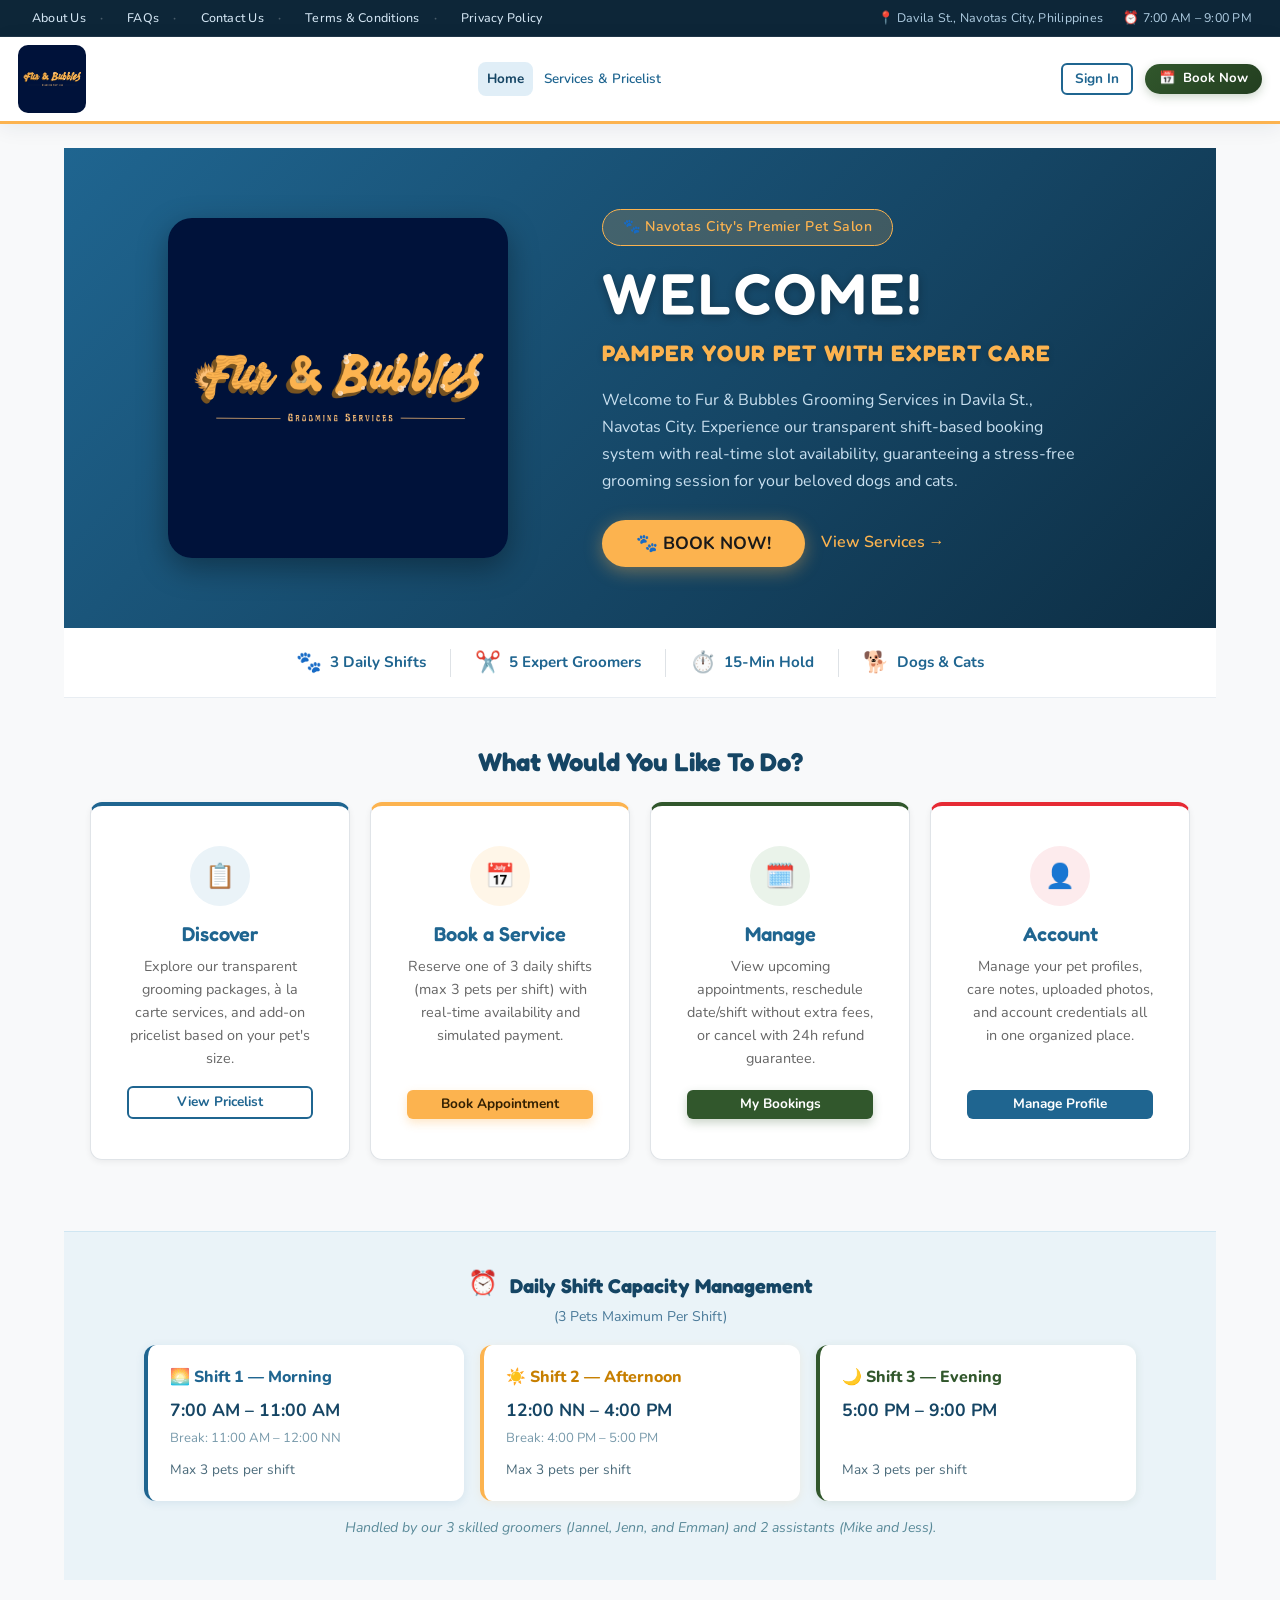
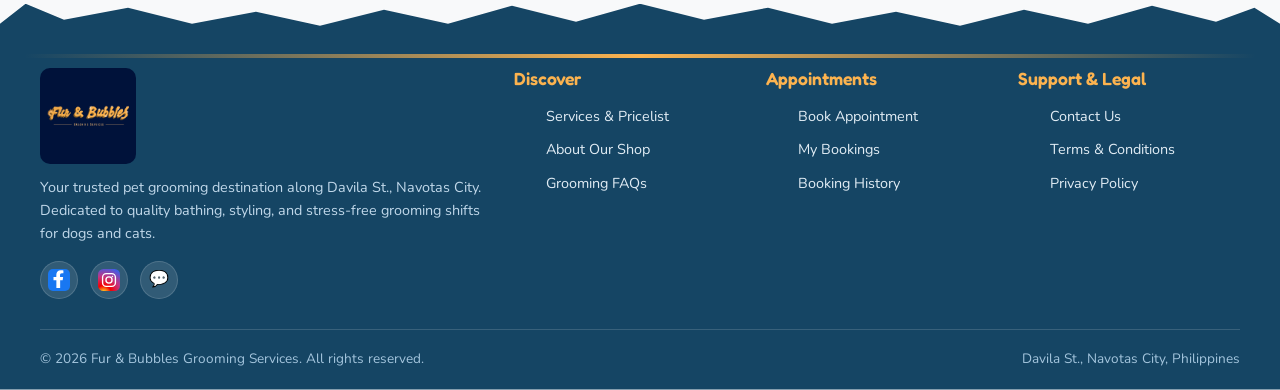
<file: index.html>
<!DOCTYPE html>
<html lang="en">
<head>
  <meta charset="UTF-8">
  <meta name="viewport" content="width=device-width, initial-scale=1.0">
  <title>Fur &amp; Bubbles Grooming Services - Appointment Management System</title>
  <!-- Bootstrap 5.3.3 CSS CDN -->
  <link rel="stylesheet" href="https://cdn.jsdelivr.net/npm/bootstrap@5.3.3/dist/css/bootstrap.min.css">
  <!-- Custom Project Stylesheet -->
  <link rel="stylesheet" href="style.css">
  <link rel="icon" type="image/png" href="assets/logo.png">
</head>
<body data-default-view="home-view">

  <!-- TOP BAR (Above Navigation) -->
  <div class="top-bar">
    <div class="top-bar-links">
      <a href="about.html">About Us</a>
      <a href="faqs.html">FAQs</a>
      <a href="contact.html">Contact Us</a>
      <a href="faqs.html?view=terms-view">Terms &amp; Conditions</a>
      <a href="faqs.html?view=privacy-view">Privacy Policy</a>
    </div>
    <div class="top-bar-info">
      <span>📍 Davila St., Navotas City, Philippines</span>
      <span>⏰ 7:00 AM – 9:00 PM</span>
    </div>
  </div>

  <!-- MAIN HEADER & NAVIGATION -->
  <header class="main-header">
    <div class="navbar">
      <a href="index.html" class="logo-container" style="text-decoration:none;">
      <img src="assets/logo.png" alt="Fur &amp; Bubbles Grooming Services" class="site-logo">
      </a>

      <!-- Center Nav Links -->
      <ul class="nav-links">
        <li><a class="nav-link active" href="index.html">Home</a></li>
        <li><a class="nav-link" href="services.html">Services &amp; Pricelist</a></li>
        
        <!-- Only shown when signed in -->
        <li class="nav-auth-only" style="display:none;">
          <a class="nav-link" href="booking.html?view=my-bookings-view">
            My Bookings <span class="badge" id="myBookingsCountBadge" style="display:none;">0</span>
          </a>
        </li>
        <li class="nav-auth-only" style="display:none;">
          <a class="nav-link" href="booking.html?view=booking-history-view">Booking History</a>
        </li>
      </ul>

      <!-- Right Actions (Guest vs Logged In) -->
      <div class="nav-actions">
        <!-- Guest Login Button -->
        <a class="btn btn-outline btn-sm nav-guest-only" href="booking.html?view=sign-in">
          Sign In
        </a>

        <!-- Account Dropdown (When Logged In) -->
        <div class="account-menu-container nav-auth-only" style="display:none;">
          <button class="account-btn" id="accountMenuToggleBtn">
            <div class="account-avatar-small" id="navUserAvatarInitials">M</div>
            <span id="navUserNameDisplay">Account</span>
            <span style="font-size:0.7rem;">▼</span>
          </button>
          
          <div class="account-dropdown" id="accountDropdown">
            <div class="account-dropdown-header">
              <div class="dropdown-user-name" id="dropdownUserName">Customer Profile</div>
              <div class="dropdown-user-email" id="navUserEmailDisplay">user@example.com</div>
            </div>
            <a href="booking.html?view=profile-view">
              <span>👤</span> Manage Account
            </a>
            <a href="booking.html?view=pets-view">
              <span>🐾</span> My Pets
            </a>
            <a href="faqs.html">
              <span>❓</span> Help Center
            </a>
            <button class="logout-item" onclick="App.handleLogout()">
              <span>🚪</span> Log Out
            </button>
          </div>
        </div>

        <!-- Primary Book Now CTA -->
        <a class="btn btn-primary" href="booking.html">
          <span>📅</span> Book Now
        </a>
      </div>
    </div>
  </header>

  <!-- MAIN CONTENT CONTAINER -->
  <main class="main-content">

    <!-- 1. HOME VIEW -->
    <section id="home-view" class="view-section active hero-section">

      <!-- HERO: Full-bleed two-column layout -->
      <div class="container-fluid px-0">
        <div class="row g-0 align-items-center" style="min-height: 480px; background: linear-gradient(135deg, #1F6590 0%, #154564 60%, #0d2e44 100%); padding: 60px 5% 60px;">

          <!-- LEFT: TV Mascot -->
           <div class="col-md-5 d-flex justify-content-center align-items-center mb-4 mb-md-0">
            <img src="assets/logo.png" alt="Fur &amp; Bubbles Grooming Services" class="hero-logo">
          </div>

          <!-- RIGHT: Text & CTA -->
          <div class="col-md-7 text-md-start text-center px-4 px-md-5">
            <!-- Decorative Badge -->
            <div class="mb-3">
              <span style="display:inline-block; background: rgba(252,179,79,0.18); border: 1.5px solid #FCB34F; color: #FCB34F; border-radius: 50px; padding: 6px 20px; font-size: 0.88rem; font-weight: 600; letter-spacing: 0.03em;">
                🐾 Navotas City's Premier Pet Salon
              </span>
            </div>

            <h1 class="hero-welcome-title" style="color:#fff; font-size: clamp(2.2rem, 5vw, 3.6rem); line-height:1.1; margin-bottom: 10px;">WELCOME!</h1>
            <div class="hero-greeting" id="homeGreetingText" style="color:#FCB34F; font-size: clamp(1rem, 2.5vw, 1.4rem); font-weight:700; letter-spacing:0.06em; margin-bottom: 16px;">PAMPER YOUR PET WITH EXPERT CARE</div>
            <p class="hero-description ms-md-0 mx-auto mb-4" style="color: #c9e0f0; font-size: 1rem; line-height:1.7; max-width: 480px;">
              Welcome to Fur &amp; Bubbles Grooming Services in Davila St., Navotas City. 
              Experience our transparent shift-based booking system with real-time slot availability, 
              guaranteeing a stress-free grooming session for your beloved dogs and cats.
            </p>

            <!-- CTA Buttons -->
            <div class="d-flex flex-wrap gap-3 justify-content-md-start justify-content-center align-items-center">
              <a class="btn btn-accent btn-lg" href="booking.html" style="font-size:1.1rem; padding:13px 34px; text-decoration:none; display:inline-block; background:#FCB34F; color:#1a1a1a; border:none; font-weight:700; border-radius:50px; box-shadow: 0 4px 18px rgba(252,179,79,0.4);">
                🐾 BOOK NOW!
              </a>
              <a href="services.html" style="color: #FCB34F; font-weight: 600; font-size: 1rem; text-decoration: none; display: inline-flex; align-items: center; gap: 5px; transition: gap 0.2s ease;">
                View Services →
              </a>
            </div>
          </div>

        </div>
      </div>

      <!-- STATS STRIP: Between hero and hub cards -->
      <div class="container-fluid" style="background: #fff; border-bottom: 1px solid #e8edf2; padding: 18px 5%;">
        <div class="d-flex justify-content-center gap-4 flex-wrap align-items-center">
          <div style="display:flex; align-items:center; gap:8px; font-weight:700; color:#1F6590; font-size:0.95rem;">
            <span style="font-size:1.3rem;">🐾</span> 3 Daily Shifts
          </div>
          <div style="width:1px; height:28px; background:#dee2e6;" class="d-none d-sm-block"></div>
          <div style="display:flex; align-items:center; gap:8px; font-weight:700; color:#1F6590; font-size:0.95rem;">
            <span style="font-size:1.3rem;">✂️</span> 5 Expert Groomers
          </div>
          <div style="width:1px; height:28px; background:#dee2e6;" class="d-none d-sm-block"></div>
          <div style="display:flex; align-items:center; gap:8px; font-weight:700; color:#1F6590; font-size:0.95rem;">
            <span style="font-size:1.3rem;">⏱️</span> 15-Min Hold
          </div>
          <div style="width:1px; height:28px; background:#dee2e6;" class="d-none d-sm-block"></div>
          <div style="display:flex; align-items:center; gap:8px; font-weight:700; color:#1F6590; font-size:0.95rem;">
            <span style="font-size:1.3rem;">🐕</span> Dogs &amp; Cats
          </div>
        </div>
      </div>

      <!-- HUB CARDS SECTION -->
      <div class="container" style="padding: 48px 20px 36px;">
        <h2 class="section-title text-center mb-4" style="font-size:1.6rem; color:#154564; font-weight:700;">What Would You Like To Do?</h2>

        <!-- 4 Core Functional Hub Cards -->
        <div class="section-grid">

          <a class="hub-card card" href="services.html" style="text-decoration:none; color:inherit; border-top: 4px solid #1F6590; border-radius: 12px; overflow:hidden;">
            <div class="card-body d-flex flex-column" style="height:100%;">
              <div>
                <div class="hub-icon blue">📋</div>
                <h3>Discover</h3>
                <p>Explore our transparent grooming packages, à la carte services, and add-on pricelist based on your pet's size.</p>
              </div>
              <button class="btn btn-outline btn-sm mt-auto">View Pricelist</button>
            </div>
          </a>

          <a class="hub-card card" href="booking.html" style="text-decoration:none; color:inherit; border-top: 4px solid #FCB34F; border-radius: 12px; overflow:hidden;">
            <div class="card-body d-flex flex-column" style="height:100%;">
              <div>
                <div class="hub-icon yellow">📅</div>
                <h3>Book a Service</h3>
                <p>Reserve one of 3 daily shifts (max 3 pets per shift) with real-time availability and simulated payment.</p>
              </div>
              <button class="btn btn-accent btn-sm mt-auto">Book Appointment</button>
            </div>
          </a>

          <a class="hub-card card" href="booking.html?view=my-bookings-view" style="text-decoration:none; color:inherit; border-top: 4px solid #31572C; border-radius: 12px; overflow:hidden;">
            <div class="card-body d-flex flex-column" style="height:100%;">
              <div>
                <div class="hub-icon green">🗓️</div>
                <h3>Manage</h3>
                <p>View upcoming appointments, reschedule date/shift without extra fees, or cancel with 24h refund guarantee.</p>
              </div>
              <button class="btn btn-primary btn-sm mt-auto">My Bookings</button>
            </div>
          </a>

          <a class="hub-card card" href="booking.html?view=profile-view" style="text-decoration:none; color:inherit; border-top: 4px solid #E62A34; border-radius: 12px; overflow:hidden;">
            <div class="card-body d-flex flex-column" style="height:100%;">
              <div>
                <div class="hub-icon red">👤</div>
                <h3>Account</h3>
                <p>Manage your pet profiles, care notes, uploaded photos, and account credentials all in one organized place.</p>
              </div>
              <button class="btn btn-navy btn-sm mt-auto">Manage Profile</button>
            </div>
          </a>

        </div>
      </div>

      <!-- SHIFT INFO: 3 clean cards side-by-side -->
      <div style="background: #eaf3f8; padding: 32px 5% 40px; border-top: 1px solid #d0e6f2;">
        <div class="container">
          <div class="text-center mb-3">
            <span style="font-size: 1.5rem;">⏰</span>
            <h5 class="d-inline ms-2 align-middle" style="color:#154564; font-weight:700;">Daily Shift Capacity Management</h5>
            <div style="font-size:0.88rem; color:#4a7a99; margin-top:4px;">(3 Pets Maximum Per Shift)</div>
          </div>

          <!-- Alert wrapper preserved for JS hooks -->
          <div class="alert alert-info d-none" style="display:none!important;" aria-hidden="true">
            <div style="font-size:2rem;">⏰</div>
            <div>
              <strong>Daily Shift Capacity Management (3 Pets Maximum Per Shift):</strong><br>
              Shift 1: <strong>7:00 AM – 11:00 AM</strong> | Break: 11:00 AM – 12:00 NN | 
              Shift 2: <strong>12:00 NN – 4:00 PM</strong> | Break: 4:00 PM – 5:00 PM | 
              Shift 3: <strong>5:00 PM – 9:00 PM</strong>.<br>
              <em>Handled by our 3 skilled groomers (Jannel, Jenn, and Emman) and 2 assistants (Mike and Jess).</em>
            </div>
          </div>

          <div class="d-flex gap-3 flex-wrap justify-content-center">

            <!-- Shift 1 Card -->
            <div style="flex: 1; min-width: 200px; max-width: 320px; background:#fff; border-radius:12px; padding: 20px 22px; box-shadow: 0 2px 10px rgba(31,101,144,0.10); border-left: 4px solid #1F6590;">
              <div style="font-weight:800; color:#1F6590; font-size:1rem; margin-bottom:6px;">🌅 Shift 1 — Morning</div>
              <div style="font-size:1.1rem; font-weight:700; color:#154564;">7:00 AM – 11:00 AM</div>
              <div style="font-size:0.82rem; color:#789aab; margin-top:4px;">Break: 11:00 AM – 12:00 NN</div>
              <div style="margin-top:10px; font-size:0.85rem; color:#4a6a7a;">Max 3 pets per shift</div>
            </div>

            <!-- Shift 2 Card -->
            <div style="flex: 1; min-width: 200px; max-width: 320px; background:#fff; border-radius:12px; padding: 20px 22px; box-shadow: 0 2px 10px rgba(252,179,79,0.12); border-left: 4px solid #FCB34F;">
              <div style="font-weight:800; color:#c77f00; font-size:1rem; margin-bottom:6px;">☀️ Shift 2 — Afternoon</div>
              <div style="font-size:1.1rem; font-weight:700; color:#154564;">12:00 NN – 4:00 PM</div>
              <div style="font-size:0.82rem; color:#789aab; margin-top:4px;">Break: 4:00 PM – 5:00 PM</div>
              <div style="margin-top:10px; font-size:0.85rem; color:#4a6a7a;">Max 3 pets per shift</div>
            </div>

            <!-- Shift 3 Card -->
            <div style="flex: 1; min-width: 200px; max-width: 320px; background:#fff; border-radius:12px; padding: 20px 22px; box-shadow: 0 2px 10px rgba(49,87,44,0.10); border-left: 4px solid #31572C;">
              <div style="font-weight:800; color:#31572C; font-size:1rem; margin-bottom:6px;">🌙 Shift 3 — Evening</div>
              <div style="font-size:1.1rem; font-weight:700; color:#154564;">5:00 PM – 9:00 PM</div>
              <div style="font-size:0.82rem; color:#789aab; margin-top:4px;">&nbsp;</div>
              <div style="margin-top:10px; font-size:0.85rem; color:#4a6a7a;">Max 3 pets per shift</div>
            </div>

          </div>

          <!-- Team note -->
          <div class="text-center mt-3" style="font-size:0.88rem; color:#5a8a99; font-style:italic;">
            Handled by our 3 skilled groomers (Jannel, Jenn, and Emman) and 2 assistants (Mike and Jess).
          </div>
        </div>
      </div>

    </section>

  </main>

  <!-- GLOBAL FOOTER -->
  <footer class="site-footer">
    <div class="footer-container">
      <div class="footer-col">
        <img src="assets/logo.png" alt="Fur &amp; Bubbles Grooming Services" class="site-logo-footer">
        <p style="font-size:0.9rem; color:#c1d8ea; line-height:1.6;">
          Your trusted pet grooming destination along Davila St., Navotas City. 
          Dedicated to quality bathing, styling, and stress-free grooming shifts for dogs and cats.
        </p>
        <div class="footer-social-icons">
          <a href="https://facebook.com" target="_blank" class="social-icon-btn" title="Facebook"><img src="assets/facebook.svg" alt="Facebook" class="social-icon-img"></a>
          <a href="https://instagram.com" target="_blank" class="social-icon-btn" title="Instagram"><img src="assets/instagram.svg" alt="Instagram" class="social-icon-img"></a>
          <a href="contact.html" class="social-icon-btn" title="Inquiries">💬</a>
        </div>
      </div>

      <div class="footer-col">
        <h4>Discover</h4>
        <ul class="footer-links">
          <li><a href="services.html">Services &amp; Pricelist</a></li>
          <li><a href="about.html">About Our Shop</a></li>
          <li><a href="faqs.html">Grooming FAQs</a></li>
        </ul>
      </div>

      <div class="footer-col">
        <h4>Appointments</h4>
        <ul class="footer-links">
          <li><a href="booking.html">Book Appointment</a></li>
          <li><a href="booking.html?view=my-bookings-view">My Bookings</a></li>
          <li><a href="booking.html?view=booking-history-view">Booking History</a></li>
        </ul>
      </div>

      <div class="footer-col">
        <h4>Support &amp; Legal</h4>
        <ul class="footer-links">
          <li><a href="contact.html">Contact Us</a></li>
          <li><a href="faqs.html?view=terms-view">Terms &amp; Conditions</a></li>
          <li><a href="faqs.html?view=privacy-view">Privacy Policy</a></li>
        </ul>
      </div>
    </div>

    <div class="footer-bottom">
      <div>&copy; 2026 Fur &amp; Bubbles Grooming Services. All rights reserved.</div>
      <div>Davila St., Navotas City, Philippines</div>
    </div>
  </footer>

  <!-- Bootstrap 5.3.3 Bundle JS (with Popper) -->
  <script src="https://cdn.jsdelivr.net/npm/bootstrap@5.3.3/dist/js/bootstrap.bundle.min.js"></script>
  <!-- Application Logic -->
  <script src="script.js"></script>
</body>
</html>
</file>
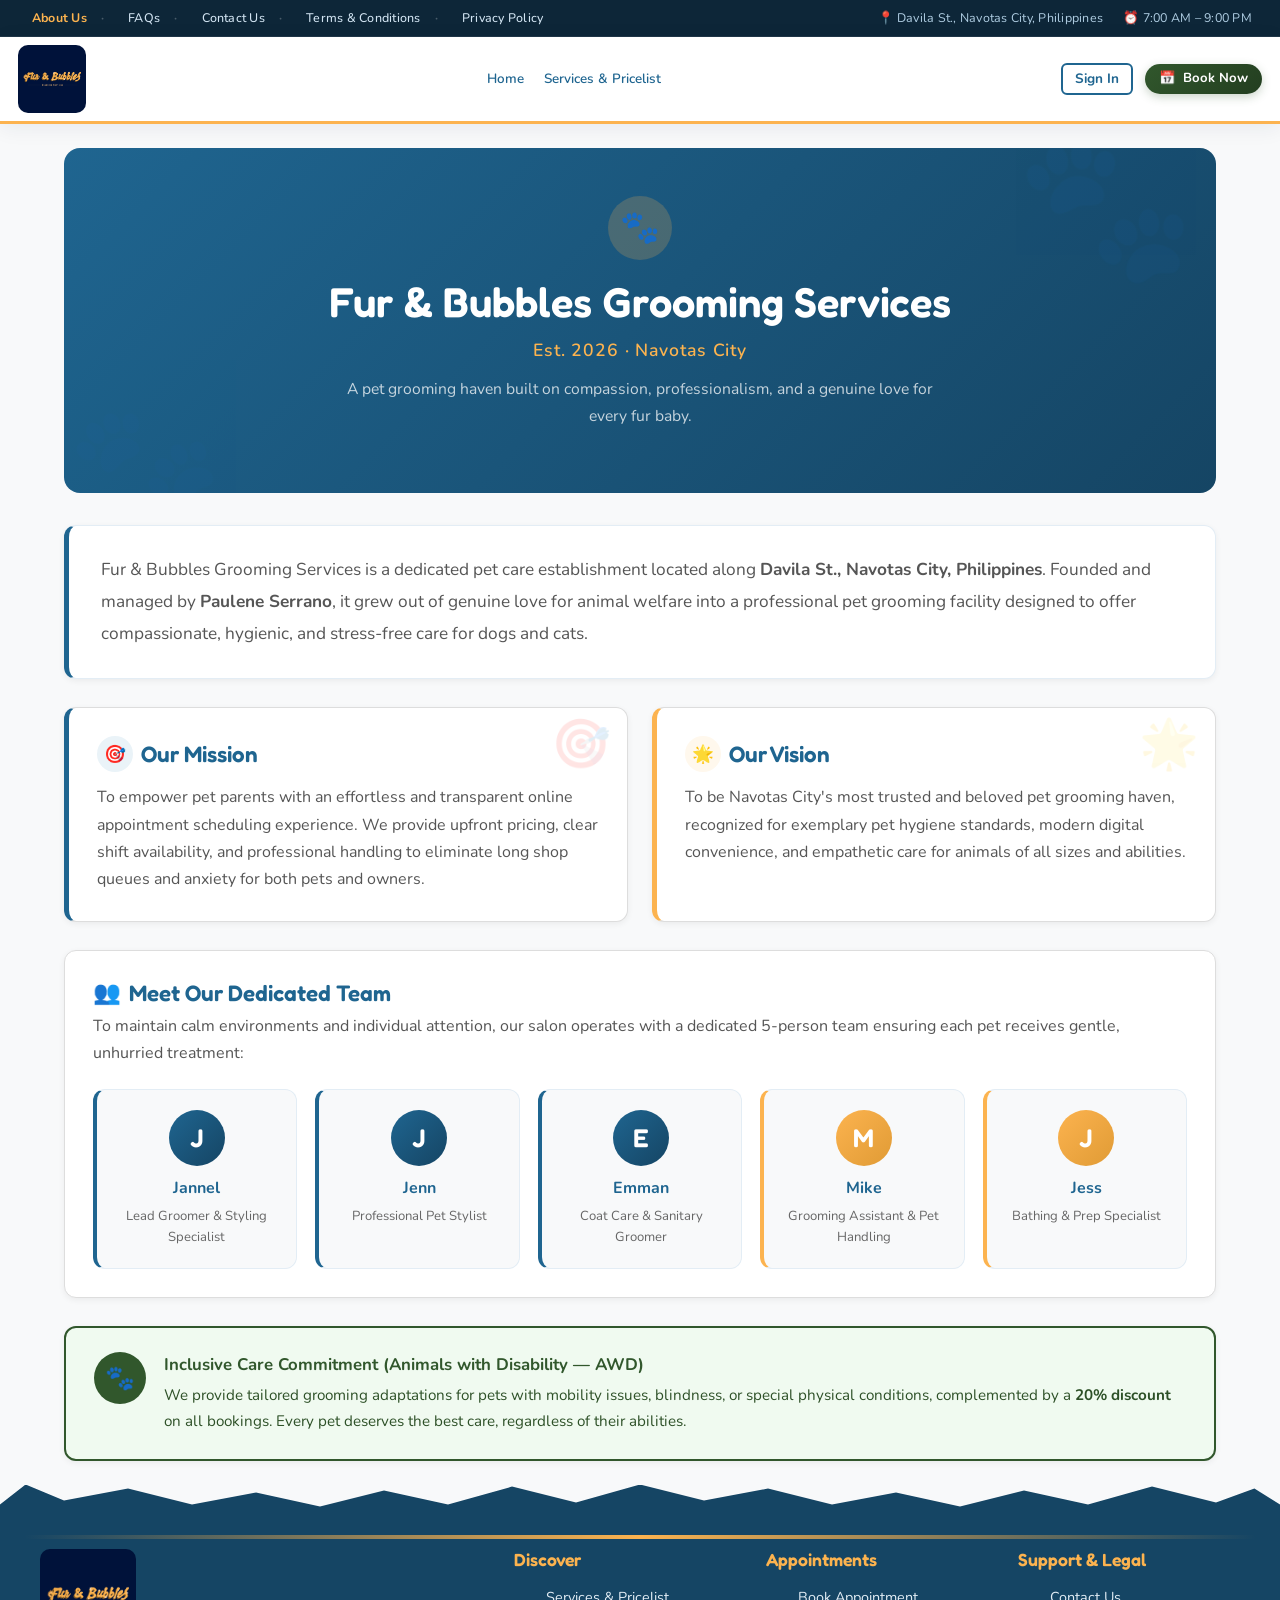
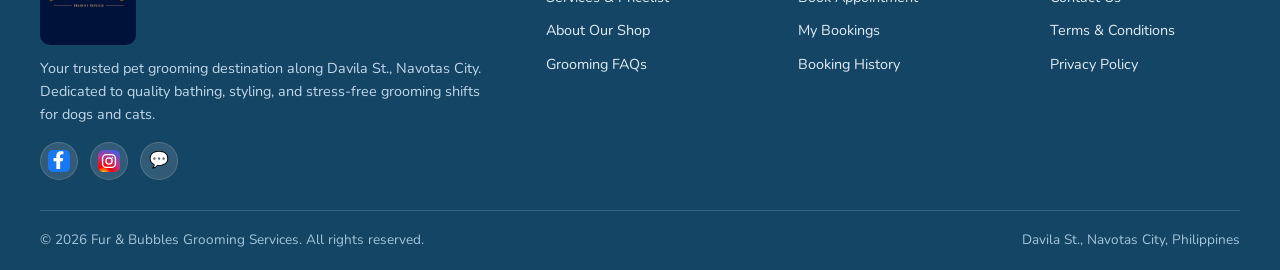
<file: about.html>
<!DOCTYPE html>
<html lang="en">
<head>
  <meta charset="UTF-8">
  <meta name="viewport" content="width=device-width, initial-scale=1.0">
  <title>About Us | Fur &amp; Bubbles Grooming Services</title>
  <!-- Bootstrap 5.3.3 CSS CDN -->
  <link rel="stylesheet" href="https://cdn.jsdelivr.net/npm/bootstrap@5.3.3/dist/css/bootstrap.min.css">
  <!-- Custom Project Stylesheet -->
  <link rel="stylesheet" href="style.css">
  <link rel="icon" type="image/png" href="assets/logo.png">
</head>
<body data-default-view="about-view">

  <!-- TOP BAR (Above Navigation) -->
  <div class="top-bar">
    <div class="top-bar-links">
      <a href="about.html" style="color:var(--color-butterscotch); font-weight:700;">About Us</a>
      <a href="faqs.html">FAQs</a>
      <a href="contact.html">Contact Us</a>
      <a href="faqs.html?view=terms-view">Terms &amp; Conditions</a>
      <a href="faqs.html?view=privacy-view">Privacy Policy</a>
    </div>
    <div class="top-bar-info">
      <span>📍 Davila St., Navotas City, Philippines</span>
      <span>⏰ 7:00 AM – 9:00 PM</span>
    </div>
  </div>

  <!-- MAIN HEADER & NAVIGATION -->
  <header class="main-header">
    <div class="navbar">
      <a href="index.html" class="logo-container" style="text-decoration:none;">
        <img src="assets/logo.png" alt="Fur &amp; Bubbles Grooming Services" class="site-logo">
      </a>

      <!-- Center Nav Links -->
      <ul class="nav-links">
        <li><a class="nav-link" href="index.html">Home</a></li>
        <li><a class="nav-link" href="services.html">Services &amp; Pricelist</a></li>
        
        <!-- Only shown when signed in -->
        <li class="nav-auth-only" style="display:none;">
          <a class="nav-link" href="booking.html?view=my-bookings-view">
            My Bookings <span class="badge" id="myBookingsCountBadge" style="display:none;">0</span>
          </a>
        </li>
        <li class="nav-auth-only" style="display:none;">
          <a class="nav-link" href="booking.html?view=booking-history-view">Booking History</a>
        </li>
      </ul>

      <!-- Right Actions (Guest vs Logged In) -->
      <div class="nav-actions">
        <!-- Guest Login Button -->
        <a class="btn btn-outline btn-sm nav-guest-only" href="booking.html?view=sign-in">
          Sign In
        </a>

        <!-- Account Dropdown (When Logged In) -->
        <div class="account-menu-container nav-auth-only" style="display:none;">
          <button class="account-btn" id="accountMenuToggleBtn">
            <div class="account-avatar-small" id="navUserAvatarInitials">M</div>
            <span id="navUserNameDisplay">Account</span>
            <span style="font-size:0.7rem;">▼</span>
          </button>
          
          <div class="account-dropdown" id="accountDropdown">
            <div class="account-dropdown-header">
              <div class="dropdown-user-name" id="dropdownUserName">Customer Profile</div>
              <div class="dropdown-user-email" id="navUserEmailDisplay">user@example.com</div>
            </div>
            <a href="booking.html?view=profile-view">
              <span>👤</span> Manage Account
            </a>
            <a href="booking.html?view=pets-view">
              <span>🐾</span> My Pets
            </a>
            <a href="faqs.html">
              <span>❓</span> Help Center
            </a>
            <button class="logout-item" onclick="App.handleLogout()">
              <span>🚪</span> Log Out
            </button>
          </div>
        </div>

        <!-- Primary Book Now CTA -->
        <a class="btn btn-primary" href="booking.html">
          <span>📅</span> Book Now
        </a>
      </div>
    </div>
  </header>

  <!-- MAIN CONTENT CONTAINER -->
  <main class="main-content">

    <!-- ABOUT US VIEW -->
    <section id="about-view" class="view-section active">

      <!-- HERO BANNER -->
      <div style="background: linear-gradient(135deg, #1F6590 0%, #154564 100%); border-radius:16px; padding:48px 40px; margin-bottom:32px; position:relative; overflow:hidden; text-align:center;">
        <!-- Decorative paw background -->
        <div style="position:absolute; top:-10px; right:20px; font-size:9rem; opacity:0.07; line-height:1; pointer-events:none; user-select:none;">🐾</div>
        <div style="position:absolute; bottom:-20px; left:10px; font-size:7rem; opacity:0.05; line-height:1; pointer-events:none; user-select:none; transform:rotate(-20deg);">🐾</div>
        <!-- Decorative top-left paw icon -->
        <div style="display:inline-block; background:rgba(252,179,79,0.2); border-radius:50%; width:64px; height:64px; line-height:64px; font-size:2rem; margin-bottom:16px;">🐾</div>
        <h1 style="font-family:'Fredoka', sans-serif; font-size:2.6rem; color:#fff; margin-bottom:8px; font-weight:600;">Fur &amp; Bubbles Grooming Services</h1>
        <p style="color:#FCB34F; font-size:1.1rem; font-weight:600; margin:0; letter-spacing:0.05em;">Est. 2026 · Navotas City</p>
        <p style="color:rgba(255,255,255,0.75); margin-top:12px; font-size:0.98rem; max-width:600px; margin-left:auto; margin-right:auto; line-height:1.7;">
          A pet grooming haven built on compassion, professionalism, and a genuine love for every fur baby.
        </p>
      </div>

      <!-- About Intro -->
      <div style="background:#fff; padding:28px 32px; border-radius:12px; border:1px solid #e3edf5; box-shadow:var(--shadow-sm); margin-bottom:28px; border-left:5px solid #1F6590;">
        <p style="color:#555; font-size:1.08rem; line-height:1.85; margin:0;">
          Fur &amp; Bubbles Grooming Services is a dedicated pet care establishment located along <strong>Davila St., Navotas City, Philippines</strong>. 
          Founded and managed by <strong>Paulene Serrano</strong>, it grew out of genuine love for animal welfare into a professional pet grooming facility designed to offer compassionate, hygienic, and stress-free care for dogs and cats.
        </p>
      </div>

      <!-- Mission / Vision Grid -->
      <div style="display:grid; grid-template-columns:1fr 1fr; gap:24px; margin-bottom:28px;">
        <!-- Mission -->
        <div style="background:#fff; padding:28px; border-radius:12px; border:1px solid #ddd; box-shadow:var(--shadow-sm); border-left:5px solid #1F6590; position:relative; overflow:hidden;">
          <div style="position:absolute; top:12px; right:16px; font-size:3rem; opacity:0.12; line-height:1; pointer-events:none;">🎯</div>
          <h3 style="color:var(--color-navy); margin-bottom:12px; display:flex; align-items:center; gap:8px;">
            <span style="background:#eaf3f8; border-radius:50%; width:36px; height:36px; display:inline-flex; align-items:center; justify-content:center; font-size:1.1rem;">🎯</span>
            Our Mission
          </h3>
          <p style="color:#555; line-height:1.7; margin:0;">
            To empower pet parents with an effortless and transparent online appointment scheduling experience. We provide upfront pricing, clear shift availability, and professional handling to eliminate long shop queues and anxiety for both pets and owners.
          </p>
        </div>
        <!-- Vision -->
        <div style="background:#fff; padding:28px; border-radius:12px; border:1px solid #ddd; box-shadow:var(--shadow-sm); border-left:5px solid #FCB34F; position:relative; overflow:hidden;">
          <div style="position:absolute; top:12px; right:16px; font-size:3rem; opacity:0.12; line-height:1; pointer-events:none;">🌟</div>
          <h3 style="color:var(--color-navy); margin-bottom:12px; display:flex; align-items:center; gap:8px;">
            <span style="background:#fff8ed; border-radius:50%; width:36px; height:36px; display:inline-flex; align-items:center; justify-content:center; font-size:1.1rem;">🌟</span>
            Our Vision
          </h3>
          <p style="color:#555; line-height:1.7; margin:0;">
            To be Navotas City's most trusted and beloved pet grooming haven, recognized for exemplary pet hygiene standards, modern digital convenience, and empathetic care for animals of all sizes and abilities.
          </p>
        </div>
      </div>

      <!-- Core Team Section -->
      <div style="background:#fff; padding:28px; border-radius:12px; border:1px solid #ddd; margin-bottom:28px; box-shadow:var(--shadow-sm);">
        <h3 style="color:var(--color-navy); margin-bottom:6px; display:flex; align-items:center; gap:8px;">
          <span>👥</span> Meet Our Dedicated Team
        </h3>
        <p style="color:#555; margin-bottom:22px; line-height:1.7;">
          To maintain calm environments and individual attention, our salon operates with a dedicated 5-person team ensuring each pet receives gentle, unhurried treatment:
        </p>
        <div style="display:grid; grid-template-columns: repeat(auto-fit, minmax(180px, 1fr)); gap:18px;">

          <!-- Jannel -->
          <div style="background:var(--color-bg-light); padding:20px 16px; border-radius:12px; border:1px solid #e3edf5; text-align:center; border-left:4px solid var(--color-navy);">
            <div style="width:56px; height:56px; background:linear-gradient(135deg,#1F6590,#154564); border-radius:50%; display:flex; align-items:center; justify-content:center; color:#fff; font-family:'Fredoka',sans-serif; font-size:1.6rem; font-weight:600; margin:0 auto 10px;">J</div>
            <strong style="color:var(--color-navy); font-size:1rem; display:block;">Jannel</strong>
            <p style="font-size:0.82rem; color:#666; margin-top:4px; margin-bottom:0;">Lead Groomer &amp; Styling Specialist</p>
          </div>

          <!-- Jenn -->
          <div style="background:var(--color-bg-light); padding:20px 16px; border-radius:12px; border:1px solid #e3edf5; text-align:center; border-left:4px solid var(--color-navy);">
            <div style="width:56px; height:56px; background:linear-gradient(135deg,#1F6590,#154564); border-radius:50%; display:flex; align-items:center; justify-content:center; color:#fff; font-family:'Fredoka',sans-serif; font-size:1.6rem; font-weight:600; margin:0 auto 10px;">J</div>
            <strong style="color:var(--color-navy); font-size:1rem; display:block;">Jenn</strong>
            <p style="font-size:0.82rem; color:#666; margin-top:4px; margin-bottom:0;">Professional Pet Stylist</p>
          </div>

          <!-- Emman -->
          <div style="background:var(--color-bg-light); padding:20px 16px; border-radius:12px; border:1px solid #e3edf5; text-align:center; border-left:4px solid var(--color-navy);">
            <div style="width:56px; height:56px; background:linear-gradient(135deg,#1F6590,#154564); border-radius:50%; display:flex; align-items:center; justify-content:center; color:#fff; font-family:'Fredoka',sans-serif; font-size:1.6rem; font-weight:600; margin:0 auto 10px;">E</div>
            <strong style="color:var(--color-navy); font-size:1rem; display:block;">Emman</strong>
            <p style="font-size:0.82rem; color:#666; margin-top:4px; margin-bottom:0;">Coat Care &amp; Sanitary Groomer</p>
          </div>

          <!-- Mike -->
          <div style="background:var(--color-bg-light); padding:20px 16px; border-radius:12px; border:1px solid #e3edf5; text-align:center; border-left:4px solid var(--color-butterscotch);">
            <div style="width:56px; height:56px; background:linear-gradient(135deg,#FCB34F,#e09b35); border-radius:50%; display:flex; align-items:center; justify-content:center; color:#fff; font-family:'Fredoka',sans-serif; font-size:1.6rem; font-weight:600; margin:0 auto 10px;">M</div>
            <strong style="color:var(--color-navy); font-size:1rem; display:block;">Mike</strong>
            <p style="font-size:0.82rem; color:#666; margin-top:4px; margin-bottom:0;">Grooming Assistant &amp; Pet Handling</p>
          </div>

          <!-- Jess -->
          <div style="background:var(--color-bg-light); padding:20px 16px; border-radius:12px; border:1px solid #e3edf5; text-align:center; border-left:4px solid var(--color-butterscotch);">
            <div style="width:56px; height:56px; background:linear-gradient(135deg,#FCB34F,#e09b35); border-radius:50%; display:flex; align-items:center; justify-content:center; color:#fff; font-family:'Fredoka',sans-serif; font-size:1.6rem; font-weight:600; margin:0 auto 10px;">J</div>
            <strong style="color:var(--color-navy); font-size:1rem; display:block;">Jess</strong>
            <p style="font-size:0.82rem; color:#666; margin-top:4px; margin-bottom:0;">Bathing &amp; Prep Specialist</p>
          </div>

        </div>
      </div>

      <!-- AWD Commitment Badge -->
      <div style="background:#f0faf0; padding:24px 28px; border-radius:12px; border:2px solid #31572C; display:flex; align-items:flex-start; gap:18px; box-shadow:var(--shadow-sm);">
        <div style="background:#31572C; border-radius:50%; width:52px; height:52px; min-width:52px; display:flex; align-items:center; justify-content:center; font-size:1.5rem;">🐾</div>
        <div>
          <div style="font-weight:700; color:#31572C; font-size:1.05rem; margin-bottom:4px;">Inclusive Care Commitment (Animals with Disability — AWD)</div>
          <p style="color:#2d5027; line-height:1.7; margin:0; font-size:0.95rem;">
            We provide tailored grooming adaptations for pets with mobility issues, blindness, or special physical conditions, complemented by a <strong>20% discount</strong> on all bookings. Every pet deserves the best care, regardless of their abilities.
          </p>
        </div>
      </div>

    </section>

  </main>

  <!-- GLOBAL FOOTER -->
  <footer class="site-footer">
    <div class="footer-container">
      <div class="footer-col">
        <img src="assets/logo.png" alt="Fur &amp; Bubbles Grooming Services" class="site-logo-footer">
        <p style="font-size:0.9rem; color:#c1d8ea; line-height:1.6;">
          Your trusted pet grooming destination along Davila St., Navotas City. 
          Dedicated to quality bathing, styling, and stress-free grooming shifts for dogs and cats.
        </p>
        <div class="footer-social-icons">
          <a href="https://facebook.com" target="_blank" class="social-icon-btn" title="Facebook"><img src="assets/facebook.svg" alt="Facebook" class="social-icon-img"></a>
          <a href="https://instagram.com" target="_blank" class="social-icon-btn" title="Instagram"><img src="assets/instagram.svg" alt="Instagram" class="social-icon-img"></a>
          <a href="contact.html" class="social-icon-btn" title="Inquiries">💬</a>
        </div>
      </div>

      <div class="footer-col">
        <h4>Discover</h4>
        <ul class="footer-links">
          <li><a href="services.html">Services &amp; Pricelist</a></li>
          <li><a href="about.html">About Our Shop</a></li>
          <li><a href="faqs.html">Grooming FAQs</a></li>
        </ul>
      </div>

      <div class="footer-col">
        <h4>Appointments</h4>
        <ul class="footer-links">
          <li><a href="booking.html">Book Appointment</a></li>
          <li><a href="booking.html?view=my-bookings-view">My Bookings</a></li>
          <li><a href="booking.html?view=booking-history-view">Booking History</a></li>
        </ul>
      </div>

      <div class="footer-col">
        <h4>Support &amp; Legal</h4>
        <ul class="footer-links">
          <li><a href="contact.html">Contact Us</a></li>
          <li><a href="faqs.html?view=terms-view">Terms &amp; Conditions</a></li>
          <li><a href="faqs.html?view=privacy-view">Privacy Policy</a></li>
        </ul>
      </div>
    </div>

    <div class="footer-bottom">
      <div>&copy; 2026 Fur &amp; Bubbles Grooming Services. All rights reserved.</div>
      <div>Davila St., Navotas City, Philippines</div>
    </div>
  </footer>

  <!-- Bootstrap 5.3.3 Bundle JS (with Popper) -->
  <script src="https://cdn.jsdelivr.net/npm/bootstrap@5.3.3/dist/js/bootstrap.bundle.min.js"></script>
  <!-- Application Logic -->
  <script src="script.js"></script>
</body>
</html>
</file>
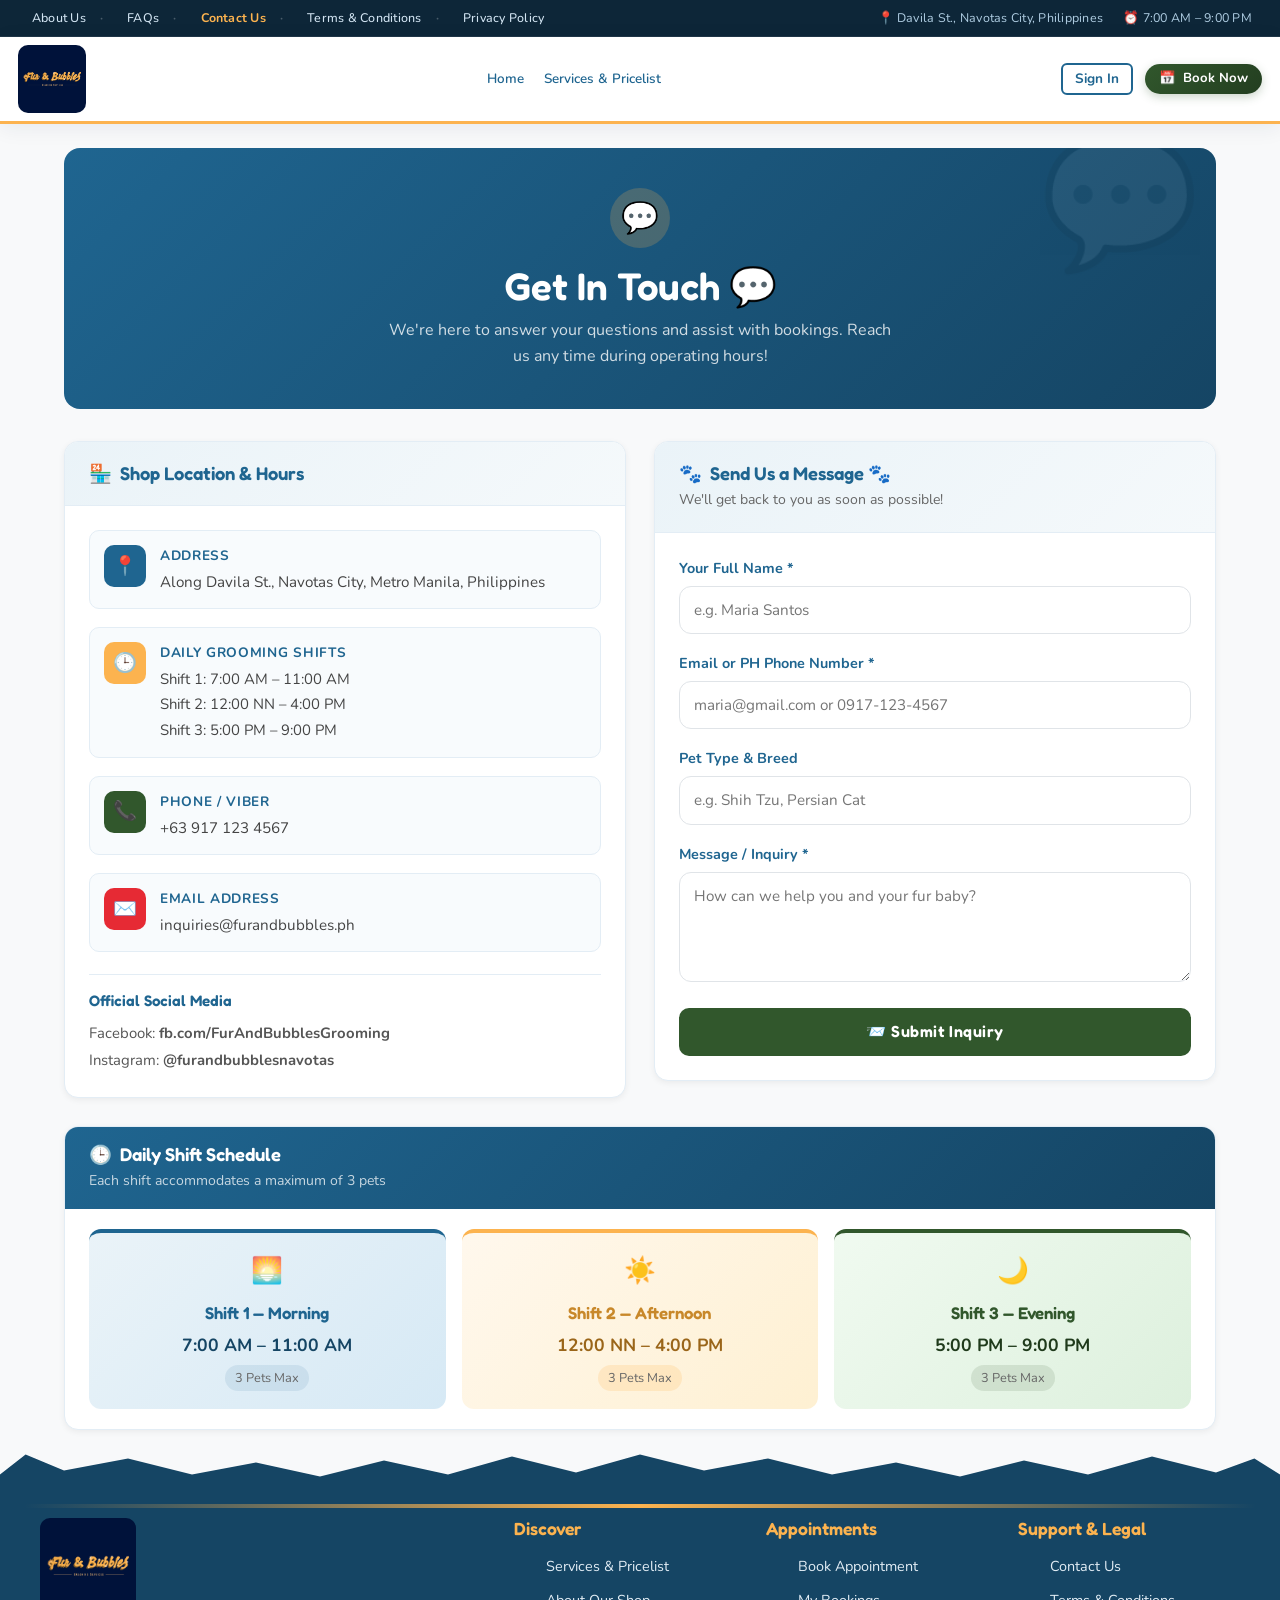
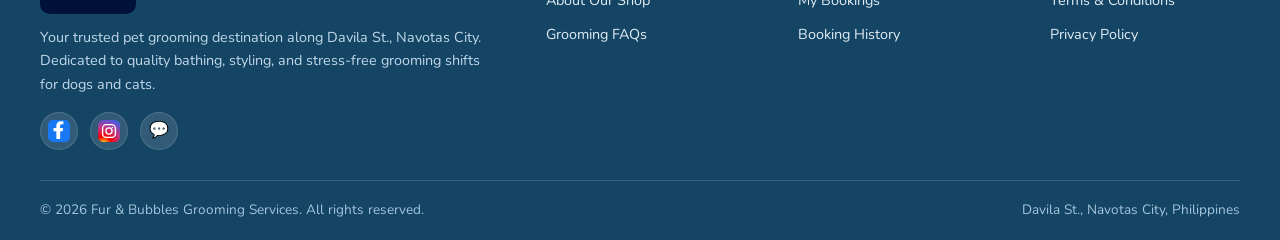
<file: contact.html>
<!DOCTYPE html>
<html lang="en">
<head>
  <meta charset="UTF-8">
  <meta name="viewport" content="width=device-width, initial-scale=1.0">
  <title>Contact Us | Fur &amp; Bubbles Grooming Services</title>
  <!-- Bootstrap 5.3.3 CSS CDN -->
  <link rel="stylesheet" href="https://cdn.jsdelivr.net/npm/bootstrap@5.3.3/dist/css/bootstrap.min.css">
  <!-- Custom Project Stylesheet -->
  <link rel="stylesheet" href="style.css">
  <link rel="icon" type="image/png" href="assets/logo.png">
</head>
<body data-default-view="contact-view">

  <!-- TOP BAR (Above Navigation) -->
  <div class="top-bar">
    <div class="top-bar-links">
      <a href="about.html">About Us</a>
      <a href="faqs.html">FAQs</a>
      <a href="contact.html" style="color:var(--color-butterscotch); font-weight:700;">Contact Us</a>
      <a href="faqs.html?view=terms-view">Terms &amp; Conditions</a>
      <a href="faqs.html?view=privacy-view">Privacy Policy</a>
    </div>
    <div class="top-bar-info">
      <span>📍 Davila St., Navotas City, Philippines</span>
      <span>⏰ 7:00 AM – 9:00 PM</span>
    </div>
  </div>

  <!-- MAIN HEADER & NAVIGATION -->
  <header class="main-header">
    <div class="navbar">
      <a href="index.html" class="logo-container" style="text-decoration:none;">
        <img src="assets/logo.png" alt="Fur &amp; Bubbles Grooming Services" class="site-logo">
      </a>

      <!-- Center Nav Links -->
      <ul class="nav-links">
        <li><a class="nav-link" href="index.html">Home</a></li>
        <li><a class="nav-link" href="services.html">Services &amp; Pricelist</a></li>
        
        <!-- Only shown when signed in -->
        <li class="nav-auth-only" style="display:none;">
          <a class="nav-link" href="booking.html?view=my-bookings-view">
            My Bookings <span class="badge" id="myBookingsCountBadge" style="display:none;">0</span>
          </a>
        </li>
        <li class="nav-auth-only" style="display:none;">
          <a class="nav-link" href="booking.html?view=booking-history-view">Booking History</a>
        </li>
      </ul>

      <!-- Right Actions (Guest vs Logged In) -->
      <div class="nav-actions">
        <!-- Guest Login Button -->
        <a class="btn btn-outline btn-sm nav-guest-only" href="booking.html?view=sign-in">
          Sign In
        </a>

        <!-- Account Dropdown (When Logged In) -->
        <div class="account-menu-container nav-auth-only" style="display:none;">
          <button class="account-btn" id="accountMenuToggleBtn">
            <div class="account-avatar-small" id="navUserAvatarInitials">M</div>
            <span id="navUserNameDisplay">Account</span>
            <span style="font-size:0.7rem;">▼</span>
          </button>
          
          <div class="account-dropdown" id="accountDropdown">
            <div class="account-dropdown-header">
              <div class="dropdown-user-name" id="dropdownUserName">Customer Profile</div>
              <div class="dropdown-user-email" id="navUserEmailDisplay">user@example.com</div>
            </div>
            <a href="booking.html?view=profile-view">
              <span>👤</span> Manage Account
            </a>
            <a href="booking.html?view=pets-view">
              <span>🐾</span> My Pets
            </a>
            <a href="faqs.html">
              <span>❓</span> Help Center
            </a>
            <button class="logout-item" onclick="App.handleLogout()">
              <span>🚪</span> Log Out
            </button>
          </div>
        </div>

        <!-- Primary Book Now CTA -->
        <a class="btn btn-primary" href="booking.html">
          <span>📅</span> Book Now
        </a>
      </div>
    </div>
  </header>

  <!-- MAIN CONTENT CONTAINER -->
  <main class="main-content">

    <!-- CONTACT US VIEW -->
    <section id="contact-view" class="view-section active">

      <!-- HERO BANNER -->
      <div style="background: linear-gradient(135deg, #1F6590 0%, #154564 100%); border-radius:16px; padding:40px 36px; margin-bottom:32px; position:relative; overflow:hidden; text-align:center;">
        <div style="position:absolute; top:-8px; right:16px; font-size:8rem; opacity:0.06; line-height:1; pointer-events:none; user-select:none;">💬</div>
        <div style="display:inline-block; background:rgba(252,179,79,0.2); border-radius:50%; width:60px; height:60px; line-height:60px; font-size:1.9rem; margin-bottom:14px;">💬</div>
        <h1 style="font-family:'Fredoka', sans-serif; font-size:2.4rem; color:#fff; margin-bottom:8px; font-weight:600;">Get In Touch 💬</h1>
        <p style="color:rgba(255,255,255,0.8); font-size:1rem; margin:0; max-width:520px; margin-left:auto; margin-right:auto;">
          We're here to answer your questions and assist with bookings. Reach us any time during operating hours!
        </p>
      </div>

      <!-- Main 2-column layout -->
      <div style="display:grid; grid-template-columns:1fr 1fr; gap:28px; align-items:start;">

        <!-- LEFT: Shop Details -->
        <div style="background:#fff; border-radius:14px; border:1px solid #e3edf5; box-shadow:var(--shadow-sm); overflow:hidden;">
          <div style="background:linear-gradient(135deg,#eaf3f8,#f5f9fb); padding:20px 24px; border-bottom:1px solid #e3edf5;">
            <h3 style="color:var(--color-navy); margin:0; display:flex; align-items:center; gap:8px; font-size:1.15rem;">
              <span>🏪</span> Shop Location &amp; Hours
            </h3>
          </div>
          <div style="padding:24px;">

            <!-- Address -->
            <div style="display:flex; gap:14px; align-items:flex-start; margin-bottom:18px; padding:14px; background:#f8fbfd; border-radius:10px; border:1px solid #e3edf5;">
              <div style="background:#1F6590; border-radius:10px; width:42px; height:42px; min-width:42px; display:flex; align-items:center; justify-content:center; font-size:1.2rem;">📍</div>
              <div>
                <div style="font-weight:700; color:#1F6590; font-size:0.85rem; text-transform:uppercase; letter-spacing:0.05em; margin-bottom:3px;">Address</div>
                <div style="color:#444; line-height:1.6; font-size:0.95rem;">Along Davila St., Navotas City, Metro Manila, Philippines</div>
              </div>
            </div>

            <!-- Hours / Shifts -->
            <div style="display:flex; gap:14px; align-items:flex-start; margin-bottom:18px; padding:14px; background:#f8fbfd; border-radius:10px; border:1px solid #e3edf5;">
              <div style="background:#FCB34F; border-radius:10px; width:42px; height:42px; min-width:42px; display:flex; align-items:center; justify-content:center; font-size:1.2rem;">🕒</div>
              <div>
                <div style="font-weight:700; color:#1F6590; font-size:0.85rem; text-transform:uppercase; letter-spacing:0.05em; margin-bottom:3px;">Daily Grooming Shifts</div>
                <div style="color:#444; line-height:1.7; font-size:0.93rem;">
                  Shift 1: 7:00 AM – 11:00 AM<br>
                  Shift 2: 12:00 NN – 4:00 PM<br>
                  Shift 3: 5:00 PM – 9:00 PM
                </div>
              </div>
            </div>

            <!-- Phone -->
            <div style="display:flex; gap:14px; align-items:flex-start; margin-bottom:18px; padding:14px; background:#f8fbfd; border-radius:10px; border:1px solid #e3edf5;">
              <div style="background:#31572C; border-radius:10px; width:42px; height:42px; min-width:42px; display:flex; align-items:center; justify-content:center; font-size:1.2rem;">📞</div>
              <div>
                <div style="font-weight:700; color:#1F6590; font-size:0.85rem; text-transform:uppercase; letter-spacing:0.05em; margin-bottom:3px;">Phone / Viber</div>
                <div style="color:#444; font-size:0.95rem;">+63 917 123 4567</div>
              </div>
            </div>

            <!-- Email -->
            <div style="display:flex; gap:14px; align-items:flex-start; margin-bottom:22px; padding:14px; background:#f8fbfd; border-radius:10px; border:1px solid #e3edf5;">
              <div style="background:#E62A34; border-radius:10px; width:42px; height:42px; min-width:42px; display:flex; align-items:center; justify-content:center; font-size:1.2rem;">✉️</div>
              <div>
                <div style="font-weight:700; color:#1F6590; font-size:0.85rem; text-transform:uppercase; letter-spacing:0.05em; margin-bottom:3px;">Email Address</div>
                <div style="color:#444; font-size:0.95rem;">inquiries@furandbubbles.ph</div>
              </div>
            </div>

            <!-- Social Media -->
            <div style="border-top:1px solid #e3edf5; padding-top:16px;">
              <h4 style="color:var(--color-navy); margin-bottom:10px; font-size:0.95rem;">Official Social Media</h4>
              <p style="font-size:0.93rem; color:#555; line-height:1.8; margin:0;">
                Facebook: <strong>fb.com/FurAndBubblesGrooming</strong><br>
                Instagram: <strong>@furandbubblesnavotas</strong>
              </p>
            </div>
          </div>
        </div>

        <!-- RIGHT: Inquiry Form -->
        <div style="background:#fff; border-radius:14px; border:1px solid #e3edf5; box-shadow:var(--shadow-sm); overflow:hidden;">
          <div style="background:linear-gradient(135deg,#eaf3f8,#f5f9fb); padding:20px 24px; border-bottom:1px solid #e3edf5;">
            <h3 style="color:var(--color-navy); margin:0; display:flex; align-items:center; gap:8px; font-size:1.15rem;">
              <span>🐾</span> Send Us a Message 🐾
            </h3>
            <p style="color:var(--color-text-muted); font-size:0.88rem; margin:4px 0 0;">We'll get back to you as soon as possible!</p>
          </div>
          <div style="padding:24px;">
            <form onsubmit="event.preventDefault(); alert('Thank you for reaching out! Your inquiry has been received. Our team will get back to you shortly.'); this.reset();">
              <div class="form-group">
                <label class="form-label">Your Full Name *</label>
                <input type="text" class="form-input" required placeholder="e.g. Maria Santos">
              </div>
              <div class="form-group">
                <label class="form-label">Email or PH Phone Number *</label>
                <input type="text" class="form-input" required placeholder="maria@gmail.com or 0917-123-4567">
              </div>
              <div class="form-group">
                <label class="form-label">Pet Type &amp; Breed</label>
                <input type="text" class="form-input" placeholder="e.g. Shih Tzu, Persian Cat">
              </div>
              <div class="form-group">
                <label class="form-label">Message / Inquiry *</label>
                <textarea class="form-textarea" required placeholder="How can we help you and your fur baby?" style="min-height:110px;"></textarea>
              </div>
              <button type="submit" class="btn" style="width:100%; background:#31572C; color:#fff; border:none; padding:14px; border-radius:10px; font-size:1rem; font-family:'Fredoka',sans-serif; font-weight:600; cursor:pointer; letter-spacing:0.03em;">
                📨 Submit Inquiry
              </button>
            </form>
          </div>
        </div>

      </div>

      <!-- Shift Schedule Visual Card (full-width) -->
      <div style="background:#fff; border-radius:14px; border:1px solid #e3edf5; box-shadow:var(--shadow-sm); margin-top:28px; overflow:hidden;">
        <div style="background:linear-gradient(135deg,#1F6590,#154564); padding:16px 24px;">
          <h4 style="color:#fff; margin:0; display:flex; align-items:center; gap:8px;">
            <span>🕒</span> Daily Shift Schedule
          </h4>
          <p style="color:rgba(255,255,255,0.75); margin:4px 0 0; font-size:0.88rem;">Each shift accommodates a maximum of 3 pets</p>
        </div>
        <div style="padding:20px 24px; display:grid; grid-template-columns:1fr 1fr 1fr; gap:16px;">
          <!-- Shift 1 -->
          <div style="background:linear-gradient(135deg,#eaf3f8,#d6e9f5); border-radius:12px; padding:18px 16px; text-align:center; border-top:4px solid #1F6590;">
            <div style="font-size:1.6rem; margin-bottom:8px;">🌅</div>
            <div style="font-family:'Fredoka',sans-serif; font-size:1.05rem; color:#1F6590; font-weight:600;">Shift 1 — Morning</div>
            <div style="font-size:1.1rem; font-weight:700; color:#154564; margin-top:4px;">7:00 AM – 11:00 AM</div>
            <div style="font-size:0.8rem; color:#666; margin-top:6px; background:rgba(31,101,144,0.1); border-radius:20px; padding:3px 10px; display:inline-block;">3 Pets Max</div>
          </div>
          <!-- Shift 2 -->
          <div style="background:linear-gradient(135deg,#fff8ed,#fef0d2); border-radius:12px; padding:18px 16px; text-align:center; border-top:4px solid #FCB34F;">
            <div style="font-size:1.6rem; margin-bottom:8px;">☀️</div>
            <div style="font-family:'Fredoka',sans-serif; font-size:1.05rem; color:#c8882a; font-weight:600;">Shift 2 — Afternoon</div>
            <div style="font-size:1.1rem; font-weight:700; color:#9a6519; margin-top:4px;">12:00 NN – 4:00 PM</div>
            <div style="font-size:0.8rem; color:#666; margin-top:6px; background:rgba(252,179,79,0.2); border-radius:20px; padding:3px 10px; display:inline-block;">3 Pets Max</div>
          </div>
          <!-- Shift 3 -->
          <div style="background:linear-gradient(135deg,#f0faf0,#ddf0dd); border-radius:12px; padding:18px 16px; text-align:center; border-top:4px solid #31572C;">
            <div style="font-size:1.6rem; margin-bottom:8px;">🌙</div>
            <div style="font-family:'Fredoka',sans-serif; font-size:1.05rem; color:#31572C; font-weight:600;">Shift 3 — Evening</div>
            <div style="font-size:1.1rem; font-weight:700; color:#1f3a1b; margin-top:4px;">5:00 PM – 9:00 PM</div>
            <div style="font-size:0.8rem; color:#666; margin-top:6px; background:rgba(49,87,44,0.12); border-radius:20px; padding:3px 10px; display:inline-block;">3 Pets Max</div>
          </div>
        </div>
      </div>

    </section>

  </main>

  <!-- GLOBAL FOOTER -->
  <footer class="site-footer">
    <div class="footer-container">
      <div class="footer-col">
        <img src="assets/logo.png" alt="Fur &amp; Bubbles Grooming Services" class="site-logo-footer">
        <p style="font-size:0.9rem; color:#c1d8ea; line-height:1.6;">
          Your trusted pet grooming destination along Davila St., Navotas City. 
          Dedicated to quality bathing, styling, and stress-free grooming shifts for dogs and cats.
        </p>
        <div class="footer-social-icons">
          <a href="https://facebook.com" target="_blank" class="social-icon-btn" title="Facebook"><img src="assets/facebook.svg" alt="Facebook" class="social-icon-img"></a>
          <a href="https://instagram.com" target="_blank" class="social-icon-btn" title="Instagram"><img src="assets/instagram.svg" alt="Instagram" class="social-icon-img"></a>
          <a href="contact.html" class="social-icon-btn" title="Inquiries">💬</a>
        </div>
      </div>

      <div class="footer-col">
        <h4>Discover</h4>
        <ul class="footer-links">
          <li><a href="services.html">Services &amp; Pricelist</a></li>
          <li><a href="about.html">About Our Shop</a></li>
          <li><a href="faqs.html">Grooming FAQs</a></li>
        </ul>
      </div>

      <div class="footer-col">
        <h4>Appointments</h4>
        <ul class="footer-links">
          <li><a href="booking.html">Book Appointment</a></li>
          <li><a href="booking.html?view=my-bookings-view">My Bookings</a></li>
          <li><a href="booking.html?view=booking-history-view">Booking History</a></li>
        </ul>
      </div>

      <div class="footer-col">
        <h4>Support &amp; Legal</h4>
        <ul class="footer-links">
          <li><a href="contact.html">Contact Us</a></li>
          <li><a href="faqs.html?view=terms-view">Terms &amp; Conditions</a></li>
          <li><a href="faqs.html?view=privacy-view">Privacy Policy</a></li>
        </ul>
      </div>
    </div>

    <div class="footer-bottom">
      <div>&copy; 2026 Fur &amp; Bubbles Grooming Services. All rights reserved.</div>
      <div>Davila St., Navotas City, Philippines</div>
    </div>
  </footer>

  <!-- Bootstrap 5.3.3 Bundle JS (with Popper) -->
  <script src="https://cdn.jsdelivr.net/npm/bootstrap@5.3.3/dist/js/bootstrap.bundle.min.js"></script>
  <!-- Application Logic -->
  <script src="script.js"></script>
</body>
</html>
</file>
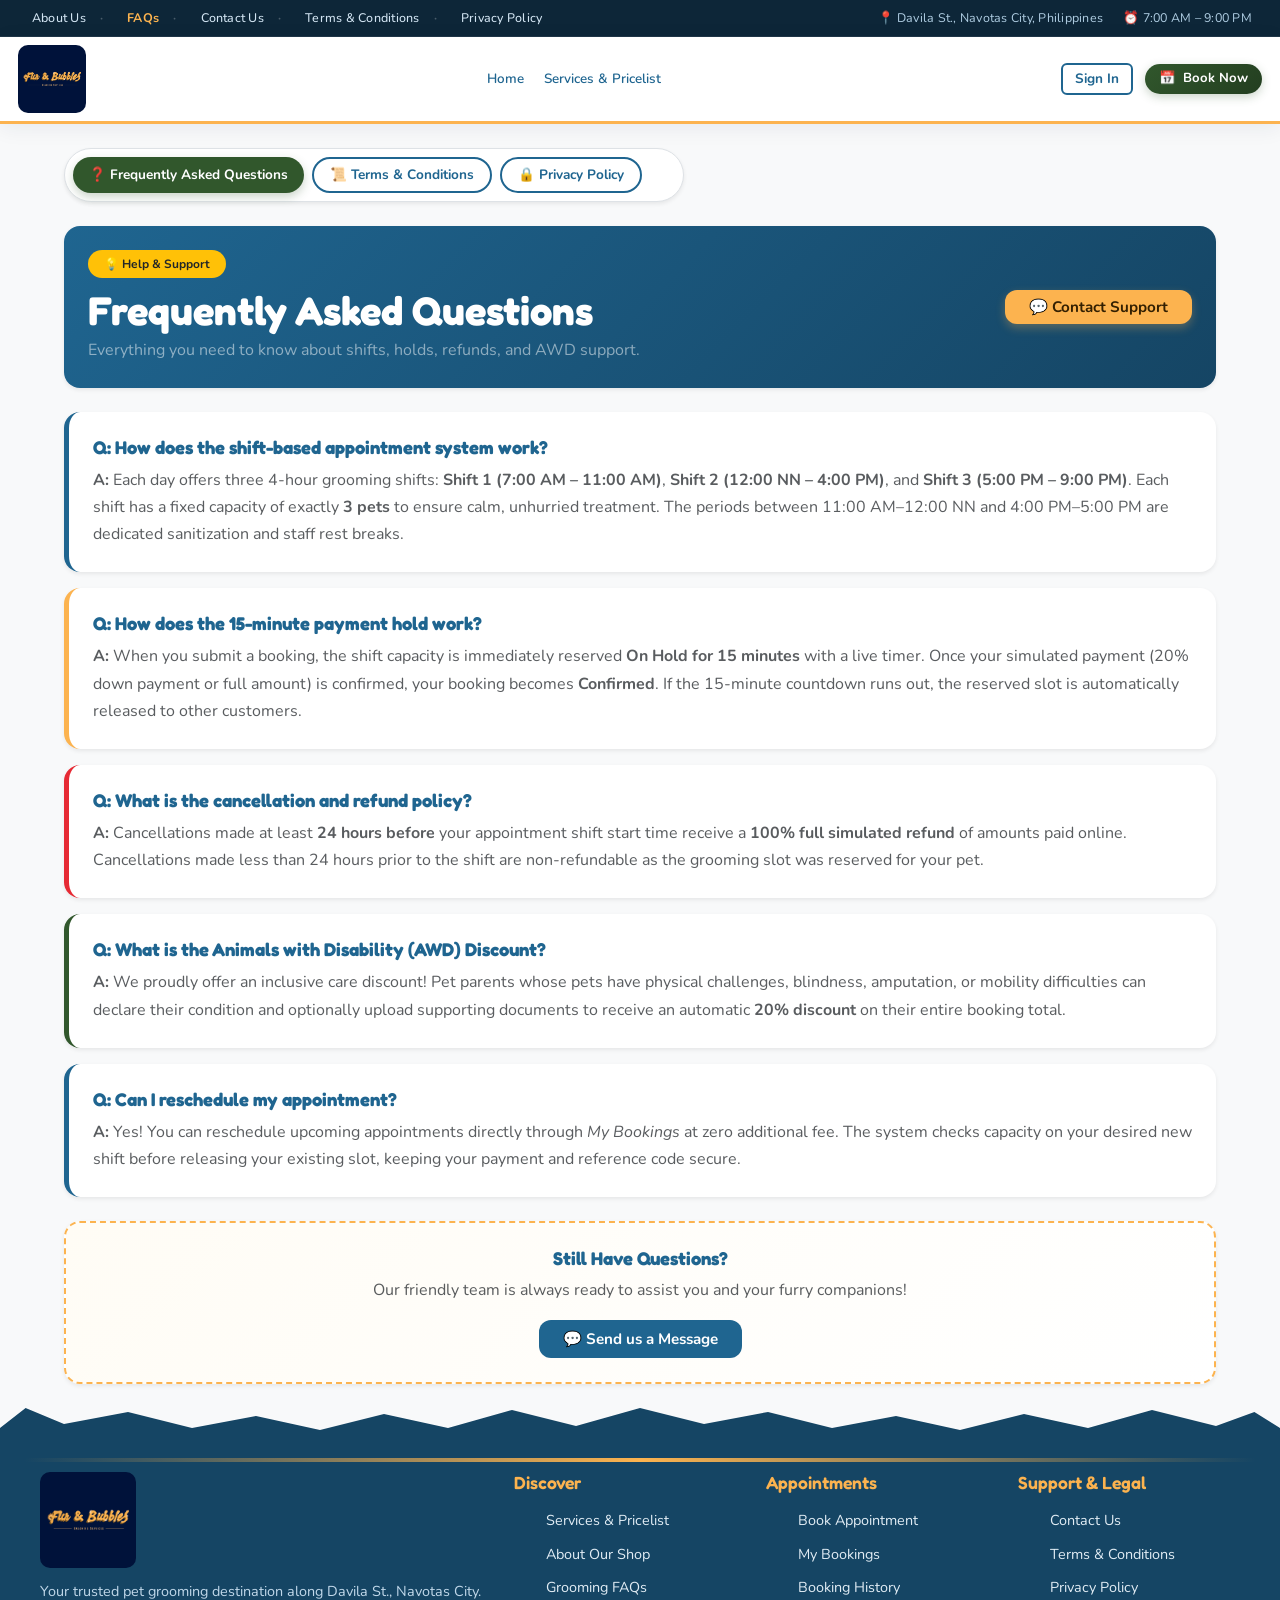
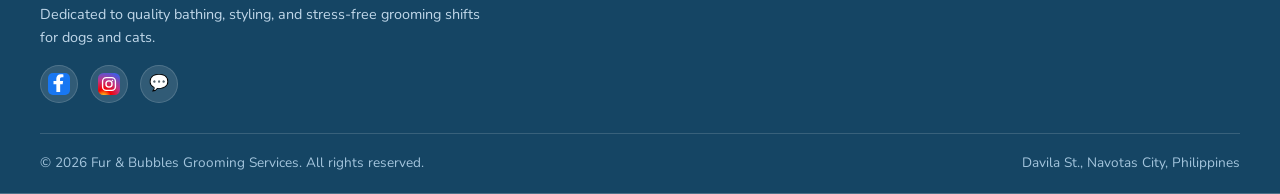
<file: faqs.html>
<!DOCTYPE html>
<html lang="en">
<head>
  <meta charset="UTF-8">
  <meta name="viewport" content="width=device-width, initial-scale=1.0">
  <title>FAQs &amp; Policies | Fur &amp; Bubbles Grooming Services</title>
  <!-- Bootstrap 5.3.3 CSS CDN -->
  <link rel="stylesheet" href="https://cdn.jsdelivr.net/npm/bootstrap@5.3.3/dist/css/bootstrap.min.css">
  <!-- Custom Project Stylesheet -->
  <link rel="stylesheet" href="style.css">
  <link rel="icon" type="image/png" href="assets/logo.png">
</head>
<body data-default-view="faqs-view">

  <!-- TOP BAR (Above Navigation) -->
  <div class="top-bar">
    <div class="top-bar-links">
      <a href="about.html">About Us</a>
      <a href="faqs.html" style="color:var(--color-butterscotch); font-weight:700;">FAQs</a>
      <a href="contact.html">Contact Us</a>
      <a href="javascript:void(0)" onclick="App.routeTo('terms-view')">Terms &amp; Conditions</a>
      <a href="javascript:void(0)" onclick="App.routeTo('privacy-view')">Privacy Policy</a>
    </div>
    <div class="top-bar-info">
      <span>📍 Davila St., Navotas City, Philippines</span>
      <span>⏰ 7:00 AM – 9:00 PM</span>
    </div>
  </div>

  <!-- MAIN HEADER & NAVIGATION -->
  <header class="main-header">
    <div class="navbar">
      <a href="index.html" class="logo-container" style="text-decoration:none;">
        <img src="assets/logo.png" alt="Fur &amp; Bubbles Grooming Services" class="site-logo">
      </a>

      <!-- Center Nav Links -->
      <ul class="nav-links">
        <li><a class="nav-link" href="index.html">Home</a></li>
        <li><a class="nav-link" href="services.html">Services &amp; Pricelist</a></li>
        
        <!-- Only shown when signed in -->
        <li class="nav-auth-only" style="display:none;">
          <a class="nav-link" href="booking.html?view=my-bookings-view">
            My Bookings <span class="badge" id="myBookingsCountBadge" style="display:none;">0</span>
          </a>
        </li>
        <li class="nav-auth-only" style="display:none;">
          <a class="nav-link" href="booking.html?view=booking-history-view">Booking History</a>
        </li>
      </ul>

      <!-- Right Actions (Guest vs Logged In) -->
      <div class="nav-actions">
        <!-- Guest Login Button -->
        <a class="btn btn-outline btn-sm nav-guest-only" href="booking.html?view=sign-in">
          Sign In
        </a>

        <!-- Account Dropdown (When Logged In) -->
        <div class="account-menu-container nav-auth-only" style="display:none;">
          <button class="account-btn" id="accountMenuToggleBtn">
            <div class="account-avatar-small" id="navUserAvatarInitials">M</div>
            <span id="navUserNameDisplay">Account</span>
            <span style="font-size:0.7rem;">▼</span>
          </button>
          
          <div class="account-dropdown" id="accountDropdown">
            <div class="account-dropdown-header">
              <div class="dropdown-user-name" id="dropdownUserName">Customer Profile</div>
              <div class="dropdown-user-email" id="navUserEmailDisplay">user@example.com</div>
            </div>
            <a href="booking.html?view=profile-view">
              <span>👤</span> Manage Account
            </a>
            <a href="booking.html?view=pets-view">
              <span>🐾</span> My Pets
            </a>
            <a href="faqs.html">
              <span>❓</span> Help Center
            </a>
            <button class="logout-item" onclick="App.handleLogout()">
              <span>🚪</span> Log Out
            </button>
          </div>
        </div>

        <!-- Primary Book Now CTA -->
        <a class="btn btn-primary" href="booking.html">
          <span>📅</span> Book Now
        </a>
      </div>
    </div>
  </header>

  <!-- MAIN CONTENT CONTAINER -->
  <main class="main-content">

    <!-- SUB-NAV SWITCHER -->
    <div class="d-flex flex-wrap gap-2 mb-4 p-2 bg-white rounded-pill shadow-sm border" style="max-width: 620px;">
      <button class="btn btn-sm btn-primary rounded-pill px-3 py-2 fw-bold" onclick="App.routeTo('faqs-view')">❓ Frequently Asked Questions</button>
      <button class="btn btn-sm btn-outline rounded-pill px-3 py-2 fw-bold" onclick="App.routeTo('terms-view')">📜 Terms &amp; Conditions</button>
      <button class="btn btn-sm btn-outline rounded-pill px-3 py-2 fw-bold" onclick="App.routeTo('privacy-view')">🔒 Privacy Policy</button>
    </div>

    <!-- 1. FAQS VIEW -->
    <section id="faqs-view" class="view-section active">
      <div class="page-hero-banner mb-4 p-4 text-white rounded-4 shadow-sm" style="background: linear-gradient(135deg, var(--color-navy) 0%, var(--color-navy-dark) 100%);">
        <div class="d-flex align-items-center justify-content-between flex-wrap gap-3">
          <div>
            <span class="badge bg-warning text-dark px-3 py-2 rounded-pill fw-bold mb-2">💡 Help &amp; Support</span>
            <h2 class="display-6 fw-bold text-white mb-1">Frequently Asked Questions</h2>
            <p class="text-white-50 mb-0">Everything you need to know about shifts, holds, refunds, and AWD support.</p>
          </div>
          <a class="btn btn-accent px-4 py-2" href="contact.html">💬 Contact Support</a>
        </div>
      </div>

      <div class="d-flex flex-column gap-3">
        <div class="card border-0 shadow-sm rounded-4 p-4" style="border-left: 5px solid var(--color-navy) !important;">
          <h4 class="fw-bold mb-2" style="color:var(--color-navy);">Q: How does the shift-based appointment system work?</h4>
          <p class="text-muted mb-0" style="line-height:1.7;">
            <strong>A:</strong> Each day offers three 4-hour grooming shifts: <strong>Shift 1 (7:00 AM – 11:00 AM)</strong>, <strong>Shift 2 (12:00 NN – 4:00 PM)</strong>, and <strong>Shift 3 (5:00 PM – 9:00 PM)</strong>. Each shift has a fixed capacity of exactly <strong>3 pets</strong> to ensure calm, unhurried treatment. The periods between 11:00 AM–12:00 NN and 4:00 PM–5:00 PM are dedicated sanitization and staff rest breaks.
          </p>
        </div>

        <div class="card border-0 shadow-sm rounded-4 p-4" style="border-left: 5px solid var(--color-butterscotch) !important;">
          <h4 class="fw-bold mb-2" style="color:var(--color-navy);">Q: How does the 15-minute payment hold work?</h4>
          <p class="text-muted mb-0" style="line-height:1.7;">
            <strong>A:</strong> When you submit a booking, the shift capacity is immediately reserved <strong>On Hold for 15 minutes</strong> with a live timer. Once your simulated payment (20% down payment or full amount) is confirmed, your booking becomes <strong>Confirmed</strong>. If the 15-minute countdown runs out, the reserved slot is automatically released to other customers.
          </p>
        </div>

        <div class="card border-0 shadow-sm rounded-4 p-4" style="border-left: 5px solid var(--color-rose) !important;">
          <h4 class="fw-bold mb-2" style="color:var(--color-navy);">Q: What is the cancellation and refund policy?</h4>
          <p class="text-muted mb-0" style="line-height:1.7;">
            <strong>A:</strong> Cancellations made at least <strong>24 hours before</strong> your appointment shift start time receive a <strong>100% full simulated refund</strong> of amounts paid online. Cancellations made less than 24 hours prior to the shift are non-refundable as the grooming slot was reserved for your pet.
          </p>
        </div>

        <div class="card border-0 shadow-sm rounded-4 p-4" style="border-left: 5px solid var(--color-forest) !important;">
          <h4 class="fw-bold mb-2" style="color:var(--color-navy);">Q: What is the Animals with Disability (AWD) Discount?</h4>
          <p class="text-muted mb-0" style="line-height:1.7;">
            <strong>A:</strong> We proudly offer an inclusive care discount! Pet parents whose pets have physical challenges, blindness, amputation, or mobility difficulties can declare their condition and optionally upload supporting documents to receive an automatic <strong>20% discount</strong> on their entire booking total.
          </p>
        </div>

        <div class="card border-0 shadow-sm rounded-4 p-4" style="border-left: 5px solid var(--color-navy) !important;">
          <h4 class="fw-bold mb-2" style="color:var(--color-navy);">Q: Can I reschedule my appointment?</h4>
          <p class="text-muted mb-0" style="line-height:1.7;">
            <strong>A:</strong> Yes! You can reschedule upcoming appointments directly through <em>My Bookings</em> at zero additional fee. The system checks capacity on your desired new shift before releasing your existing slot, keeping your payment and reference code secure.
          </p>
        </div>
      </div>

      <!-- Still Have Questions CTA -->
      <div class="card border-0 rounded-4 p-4 mt-4 shadow-sm text-center" style="background: linear-gradient(135deg, #fffcf5, #ffffff); border: 2px dashed var(--color-butterscotch) !important;">
        <h4 class="fw-bold mb-2" style="color:var(--color-navy);">Still Have Questions?</h4>
        <p class="text-muted mb-3">Our friendly team is always ready to assist you and your furry companions!</p>
        <div>
          <a class="btn btn-navy px-4" href="contact.html">💬 Send us a Message</a>
        </div>
      </div>
    </section>

    <!-- 2. TERMS & CONDITIONS VIEW -->
    <section id="terms-view" class="view-section">
      <div class="page-hero-banner mb-4 p-4 text-white rounded-4 shadow-sm" style="background: linear-gradient(135deg, var(--color-navy) 0%, var(--color-navy-dark) 100%);">
        <h2 class="display-6 fw-bold text-white mb-1">Terms &amp; Conditions</h2>
        <p class="text-white-50 mb-0">Service terms, booking policies, and salon standards for pet safety.</p>
      </div>

      <div class="card border-0 shadow-sm rounded-4 p-4" style="line-height:1.8; color:#444;">
        <h4 class="fw-bold mb-2" style="color:var(--color-navy);">1. Appointment Capacity &amp; Pet Welfare</h4>
        <p>Each shift is strictly restricted to a maximum of 3 pets to guarantee individual care and prevent stress. Pet owners must ensure their pet is reasonably vaccinated and free of severe contagious conditions upon drop-off.</p>

        <h4 class="fw-bold mb-2 mt-4" style="color:var(--color-navy);">2. Payment Terms</h4>
        <p>Customers may choose between a 20% down payment or 100% full payment at the time of online reservation. Any remaining balance is payable in cash upon picking up your groomed pet at our shop.</p>

        <h4 class="fw-bold mb-2 mt-4" style="color:var(--color-navy);">3. Cancellation and Rescheduling Policy</h4>
        <p>Appointments may be rescheduled to another shift at no penalty provided the new shift has available capacity. Cancellations made at least 24 hours in advance receive a full simulated refund.</p>
      </div>
    </section>

    <!-- 3. PRIVACY POLICY VIEW -->
    <section id="privacy-view" class="view-section">
      <div class="page-hero-banner mb-4 p-4 text-white rounded-4 shadow-sm" style="background: linear-gradient(135deg, var(--color-navy) 0%, var(--color-navy-dark) 100%);">
        <h2 class="display-6 fw-bold text-white mb-1">Privacy Policy</h2>
        <p class="text-white-50 mb-0">How customer and pet information is collected, stored, and protected.</p>
      </div>

      <div class="card border-0 shadow-sm rounded-4 p-4" style="line-height:1.8; color:#444;">
        <h4 class="fw-bold mb-2" style="color:var(--color-navy);">1. Information Collected</h4>
        <p>We collect customer account information including your name, email address, phone number, and birthdate. For grooming preparations, we collect pet details including pet name, species, breed, recorded weight, care notes, pet photos, and optional AWD disability declarations.</p>

        <h4 class="fw-bold mb-2 mt-4" style="color:var(--color-navy);">2. Use of Information</h4>
        <p>Information is used exclusively to facilitate shift scheduling, calculate grooming durations and pricing, contact you regarding appointment updates, and prepare personalized grooming care.</p>

        <h4 class="fw-bold mb-2 mt-4" style="color:var(--color-navy);">3. Storage and Protection</h4>
        <p>Customer passwords and authentication sessions are secured via industry-standard protocols. Pet photos and AWD supporting documents are stored separately and securely.</p>
      </div>
    </section>

  </main>

  <!-- GLOBAL FOOTER -->
  <footer class="site-footer">
    <div class="footer-container">
      <div class="footer-col">
        <img src="assets/logo.png" alt="Fur &amp; Bubbles Grooming Services" class="site-logo-footer">
        <p style="font-size:0.9rem; color:#c1d8ea; line-height:1.6;">
          Your trusted pet grooming destination along Davila St., Navotas City. 
          Dedicated to quality bathing, styling, and stress-free grooming shifts for dogs and cats.
        </p>
        <div class="footer-social-icons">
          <a href="https://facebook.com" target="_blank" class="social-icon-btn" title="Facebook"><img src="assets/facebook.svg" alt="Facebook" class="social-icon-img"></a>
          <a href="https://instagram.com" target="_blank" class="social-icon-btn" title="Instagram"><img src="assets/instagram.svg" alt="Instagram" class="social-icon-img"></a>
          <a href="contact.html" class="social-icon-btn" title="Inquiries">💬</a>
        </div>
      </div>

      <div class="footer-col">
        <h4>Discover</h4>
        <ul class="footer-links">
          <li><a href="services.html">Services &amp; Pricelist</a></li>
          <li><a href="about.html">About Our Shop</a></li>
          <li><a href="faqs.html">Grooming FAQs</a></li>
        </ul>
      </div>

      <div class="footer-col">
        <h4>Appointments</h4>
        <ul class="footer-links">
          <li><a href="booking.html">Book Appointment</a></li>
          <li><a href="booking.html?view=my-bookings-view">My Bookings</a></li>
          <li><a href="booking.html?view=booking-history-view">Booking History</a></li>
        </ul>
      </div>

      <div class="footer-col">
        <h4>Support &amp; Legal</h4>
        <ul class="footer-links">
          <li><a href="contact.html">Contact Us</a></li>
          <li><a href="faqs.html?view=terms-view">Terms &amp; Conditions</a></li>
          <li><a href="faqs.html?view=privacy-view">Privacy Policy</a></li>
        </ul>
      </div>
    </div>

    <div class="footer-bottom">
      <div>&copy; 2026 Fur &amp; Bubbles Grooming Services. All rights reserved.</div>
      <div>Davila St., Navotas City, Philippines</div>
    </div>
  </footer>

  <!-- Bootstrap 5.3.3 Bundle JS (with Popper) -->
  <script src="https://cdn.jsdelivr.net/npm/bootstrap@5.3.3/dist/js/bootstrap.bundle.min.js"></script>
  <!-- Application Logic -->
  <script src="script.js"></script>
</body>
</html>
</file>
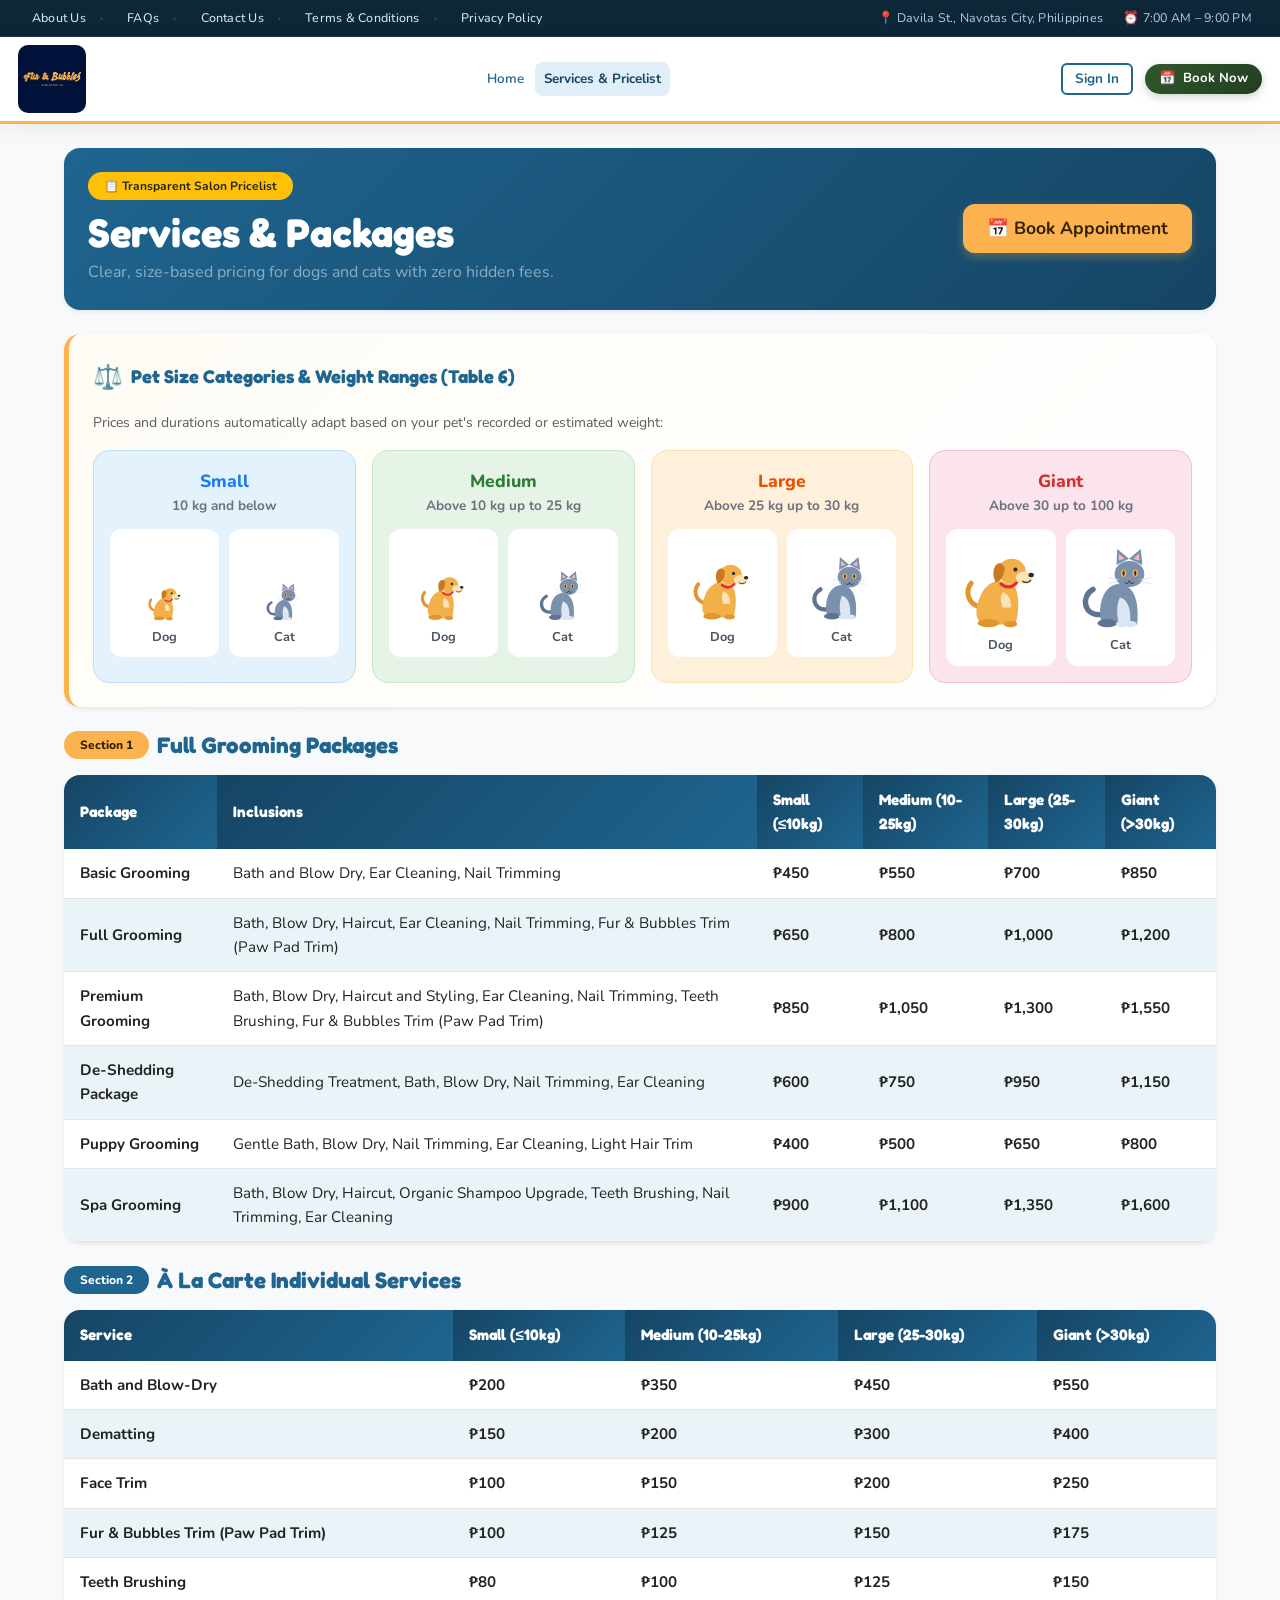
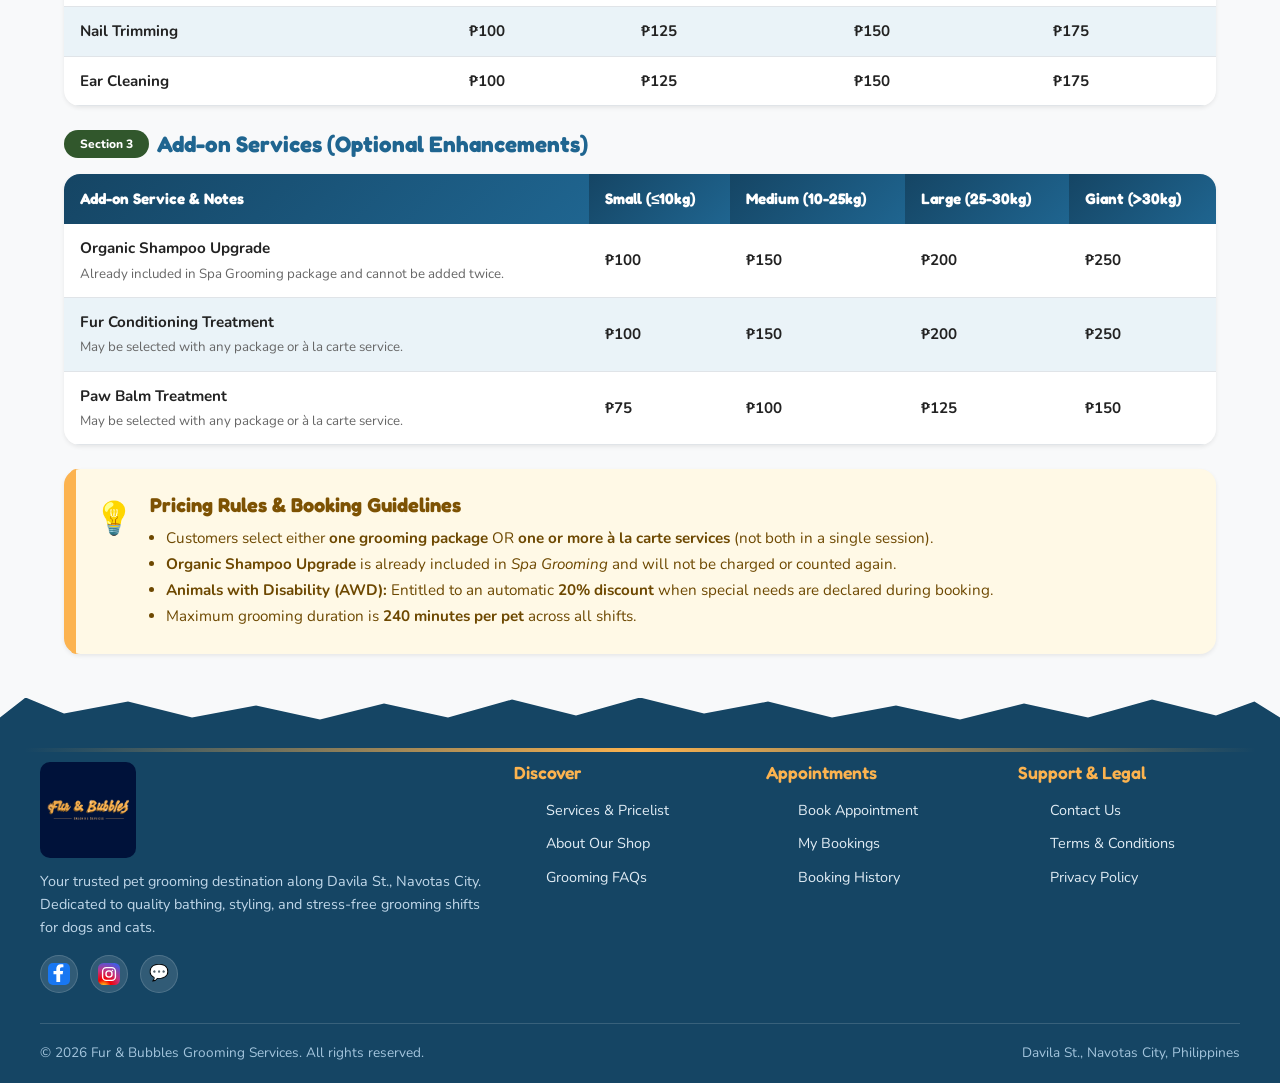
<file: services.html>
<!DOCTYPE html>
<html lang="en">
<head>
  <meta charset="UTF-8">
  <meta name="viewport" content="width=device-width, initial-scale=1.0">
  <title>Services &amp; Pricelist | Fur &amp; Bubbles Grooming Services</title>
  <!-- Bootstrap 5.3.3 CSS CDN -->
  <link rel="stylesheet" href="https://cdn.jsdelivr.net/npm/bootstrap@5.3.3/dist/css/bootstrap.min.css">
  <!-- Custom Project Stylesheet -->
  <link rel="stylesheet" href="style.css">
  <link rel="icon" type="image/png" href="assets/logo.png">
</head>
<body data-default-view="services-view">

  <!-- TOP BAR (Above Navigation) -->
  <div class="top-bar">
    <div class="top-bar-links">
      <a href="about.html">About Us</a>
      <a href="faqs.html">FAQs</a>
      <a href="contact.html">Contact Us</a>
      <a href="faqs.html?view=terms-view">Terms &amp; Conditions</a>
      <a href="faqs.html?view=privacy-view">Privacy Policy</a>
    </div>
    <div class="top-bar-info">
      <span>📍 Davila St., Navotas City, Philippines</span>
      <span>⏰ 7:00 AM – 9:00 PM</span>
    </div>
  </div>

  <!-- MAIN HEADER & NAVIGATION -->
  <header class="main-header">
    <div class="navbar">
      <a href="index.html" class="logo-container" style="text-decoration:none;">
        <img src="assets/logo.png" alt="Fur &amp; Bubbles Grooming Services" class="site-logo">
      </a>

      <!-- Center Nav Links -->
      <ul class="nav-links">
        <li><a class="nav-link" href="index.html">Home</a></li>
        <li><a class="nav-link active" href="services.html">Services &amp; Pricelist</a></li>
        
        <!-- Only shown when signed in -->
        <li class="nav-auth-only" style="display:none;">
          <a class="nav-link" href="booking.html?view=my-bookings-view">
            My Bookings <span class="badge" id="myBookingsCountBadge" style="display:none;">0</span>
          </a>
        </li>
        <li class="nav-auth-only" style="display:none;">
          <a class="nav-link" href="booking.html?view=booking-history-view">Booking History</a>
        </li>
      </ul>

      <!-- Right Actions (Guest vs Logged In) -->
      <div class="nav-actions">
        <!-- Guest Login Button -->
        <a class="btn btn-outline btn-sm nav-guest-only" href="booking.html?view=sign-in">
          Sign In
        </a>

        <!-- Account Dropdown (When Logged In) -->
        <div class="account-menu-container nav-auth-only" style="display:none;">
          <button class="account-btn" id="accountMenuToggleBtn">
            <div class="account-avatar-small" id="navUserAvatarInitials">M</div>
            <span id="navUserNameDisplay">Account</span>
            <span style="font-size:0.7rem;">▼</span>
          </button>
          
          <div class="account-dropdown" id="accountDropdown">
            <div class="account-dropdown-header">
              <div class="dropdown-user-name" id="dropdownUserName">Customer Profile</div>
              <div class="dropdown-user-email" id="navUserEmailDisplay">user@example.com</div>
            </div>
            <a href="booking.html?view=profile-view">
              <span>👤</span> Manage Account
            </a>
            <a href="booking.html?view=pets-view">
              <span>🐾</span> My Pets
            </a>
            <a href="faqs.html">
              <span>❓</span> Help Center
            </a>
            <button class="logout-item" onclick="App.handleLogout()">
              <span>🚪</span> Log Out
            </button>
          </div>
        </div>

        <!-- Primary Book Now CTA -->
        <a class="btn btn-primary" href="booking.html">
          <span>📅</span> Book Now
        </a>
      </div>
    </div>
  </header>

  <!-- MAIN CONTENT CONTAINER -->
  <main class="main-content">

    <!-- SERVICES & PRICELIST VIEW (Tables 3, 4, 5, 6) -->
    <section id="services-view" class="view-section active">
      <div class="page-hero-banner mb-4 p-4 text-white rounded-4 shadow-sm" style="background: linear-gradient(135deg, var(--color-navy) 0%, var(--color-navy-dark) 100%);">
        <div class="d-flex align-items-center justify-content-between flex-wrap gap-3">
          <div>
            <span class="badge bg-warning text-dark px-3 py-2 rounded-pill fw-bold mb-2">📋 Transparent Salon Pricelist</span>
            <h2 class="display-6 fw-bold text-white mb-1">Services &amp; Packages</h2>
            <p class="text-white-50 mb-0">Clear, size-based pricing for dogs and cats with zero hidden fees.</p>
          </div>
          <a class="btn btn-accent btn-lg px-4" href="booking.html">📅 Book Appointment</a>
        </div>
      </div>

      <!-- Size Category Reference (Table 6) -->
      <div class="card border-0 shadow-sm rounded-4 mb-4" style="background: linear-gradient(135deg, #fffcf5, #ffffff); border-left: 5px solid var(--color-butterscotch) !important;">
        <div class="card-body p-4">
          <div class="d-flex align-items-center gap-2 mb-3">
            <span class="fs-4">⚖️</span>
            <h4 class="mb-0 fw-bold text-navy" style="color:var(--color-navy);">Pet Size Categories &amp; Weight Ranges (Table 6)</h4>
          </div>
          <p class="text-muted small mb-3">Prices and durations automatically adapt based on your pet's recorded or estimated weight:</p>
            <div class="size-guide-grid">
            <div class="size-box size-small">
              <div class="size-title">Small</div>
              <div class="size-range">10 kg and below</div>
              <div class="size-pets">
                <figure class="size-pet-card">
                  <img src="assets/sizes/dog.svg" alt="Small dog">
                  <figcaption>Dog</figcaption>
                </figure>
                <figure class="size-pet-card">
                  <img src="assets/sizes/cat.svg" alt="Small cat">
                  <figcaption>Cat</figcaption>
                </figure>
              </div>
            </div>

            <div class="size-box size-medium">
              <div class="size-title">Medium</div>
              <div class="size-range">Above 10 kg up to 25 kg</div>
              <div class="size-pets">
                <figure class="size-pet-card">
                  <img src="assets/sizes/dog.svg" alt="Medium dog">
                  <figcaption>Dog</figcaption>
                </figure>
                <figure class="size-pet-card">
                  <img src="assets/sizes/cat.svg" alt="Medium cat">
                  <figcaption>Cat</figcaption>
                </figure>
              </div>
            </div>

            <div class="size-box size-large">
              <div class="size-title">Large</div>
              <div class="size-range">Above 25 kg up to 30 kg</div>
              <div class="size-pets">
                <figure class="size-pet-card">
                  <img src="assets/sizes/dog.svg" alt="Large dog">
                  <figcaption>Dog</figcaption>
                </figure>
                <figure class="size-pet-card">
                  <img src="assets/sizes/cat.svg" alt="Large cat">
                  <figcaption>Cat</figcaption>
                </figure>
              </div>
            </div>

            <div class="size-box size-giant">
              <div class="size-title">Giant</div>
              <div class="size-range">Above 30 up to 100 kg</div>
              <div class="size-pets">
                <figure class="size-pet-card">
                  <img src="assets/sizes/dog.svg" alt="Giant dog">
                  <figcaption>Dog</figcaption>
                </figure>
                <figure class="size-pet-card">
                  <img src="assets/sizes/cat.svg" alt="Giant cat">
                  <figcaption>Cat</figcaption>
                </figure>
              </div>
            </div>
          </div>
        </div>
      </div>

      <!-- Table 5: Grooming Packages -->
      <div class="d-flex align-items-center gap-2 mb-3">
        <span class="badge rounded-pill px-3 py-2" style="background:var(--color-butterscotch); color:#332002; font-weight:800;">Section 1</span>
        <h3 class="mb-0 fw-bold" style="color:var(--color-navy);">Full Grooming Packages</h3>
      </div>
      <div class="table-responsive shadow-sm rounded-4 mb-4">
        <table class="custom-table mb-0">
          <thead>
            <tr>
              <th>Package</th>
              <th>Inclusions</th>
              <th>Small (≤10kg)</th>
              <th>Medium (10-25kg)</th>
              <th>Large (25-30kg)</th>
              <th>Giant (&gt;30kg)</th>
            </tr>
          </thead>
          <tbody id="pricelistPackagesTableBody">
            <!-- Rendered by JS -->
          </tbody>
        </table>
      </div>

      <!-- Table 3: À La Carte Services -->
      <div class="d-flex align-items-center gap-2 mt-4 mb-3">
        <span class="badge rounded-pill px-3 py-2" style="background:var(--color-navy); color:#fff; font-weight:800;">Section 2</span>
        <h3 class="mb-0 fw-bold" style="color:var(--color-navy);">À La Carte Individual Services</h3>
      </div>
      <div class="table-responsive shadow-sm rounded-4 mb-4">
        <table class="custom-table mb-0">
          <thead>
            <tr>
              <th>Service</th>
              <th>Small (≤10kg)</th>
              <th>Medium (10-25kg)</th>
              <th>Large (25-30kg)</th>
              <th>Giant (&gt;30kg)</th>
            </tr>
          </thead>
          <tbody id="pricelistAlaCarteTableBody">
            <!-- Rendered by JS -->
          </tbody>
        </table>
      </div>

      <!-- Table 4: Add-on Services -->
      <div class="d-flex align-items-center gap-2 mt-4 mb-3">
        <span class="badge rounded-pill px-3 py-2" style="background:var(--color-forest); color:#fff; font-weight:800;">Section 3</span>
        <h3 class="mb-0 fw-bold" style="color:var(--color-navy);">Add-on Services (Optional Enhancements)</h3>
      </div>
      <div class="table-responsive shadow-sm rounded-4 mb-4">
        <table class="custom-table mb-0">
          <thead>
            <tr>
              <th>Add-on Service &amp; Notes</th>
              <th>Small (≤10kg)</th>
              <th>Medium (10-25kg)</th>
              <th>Large (25-30kg)</th>
              <th>Giant (&gt;30kg)</th>
            </tr>
          </thead>
          <tbody id="pricelistAddonsTableBody">
            <!-- Rendered by JS -->
          </tbody>
        </table>
      </div>

      <div class="alert alert-warning shadow-sm rounded-4 mt-4 p-4 border-0" style="background:#fff9e6; border-left:6px solid var(--color-butterscotch) !important;">
        <div class="d-flex gap-3">
          <div class="fs-2">💡</div>
          <div>
            <h5 class="fw-bold mb-2" style="color:#7d5203;">Pricing Rules &amp; Booking Guidelines</h5>
            <ul class="mb-0 ps-3" style="color:#6d4800; line-height:1.7;">
              <li>Customers select either <strong>one grooming package</strong> OR <strong>one or more à la carte services</strong> (not both in a single session).</li>
              <li><strong>Organic Shampoo Upgrade</strong> is already included in <em>Spa Grooming</em> and will not be charged or counted again.</li>
              <li><strong>Animals with Disability (AWD):</strong> Entitled to an automatic <strong>20% discount</strong> when special needs are declared during booking.</li>
              <li>Maximum grooming duration is <strong>240 minutes per pet</strong> across all shifts.</li>
            </ul>
          </div>
        </div>
      </div>
    </section>

  </main>

  <!-- GLOBAL FOOTER -->
  <footer class="site-footer">
    <div class="footer-container">
      <div class="footer-col">
        <img src="assets/logo.png" alt="Fur &amp; Bubbles Grooming Services" class="site-logo-footer">
        <p style="font-size:0.9rem; color:#c1d8ea; line-height:1.6;">
          Your trusted pet grooming destination along Davila St., Navotas City. 
          Dedicated to quality bathing, styling, and stress-free grooming shifts for dogs and cats.
        </p>
        <div class="footer-social-icons">
          <a href="https://facebook.com" target="_blank" class="social-icon-btn" title="Facebook"><img src="assets/facebook.svg" alt="Facebook" class="social-icon-img"></a>
          <a href="https://instagram.com" target="_blank" class="social-icon-btn" title="Instagram"><img src="assets/instagram.svg" alt="Instagram" class="social-icon-img"></a>
          <a href="contact.html" class="social-icon-btn" title="Inquiries">💬</a>
        </div>
      </div>

      <div class="footer-col">
        <h4>Discover</h4>
        <ul class="footer-links">
          <li><a href="services.html">Services &amp; Pricelist</a></li>
          <li><a href="about.html">About Our Shop</a></li>
          <li><a href="faqs.html">Grooming FAQs</a></li>
        </ul>
      </div>

      <div class="footer-col">
        <h4>Appointments</h4>
        <ul class="footer-links">
          <li><a href="booking.html">Book Appointment</a></li>
          <li><a href="booking.html?view=my-bookings-view">My Bookings</a></li>
          <li><a href="booking.html?view=booking-history-view">Booking History</a></li>
        </ul>
      </div>

      <div class="footer-col">
        <h4>Support &amp; Legal</h4>
        <ul class="footer-links">
          <li><a href="contact.html">Contact Us</a></li>
          <li><a href="faqs.html?view=terms-view">Terms &amp; Conditions</a></li>
          <li><a href="faqs.html?view=privacy-view">Privacy Policy</a></li>
        </ul>
      </div>
    </div>

    <div class="footer-bottom">
      <div>&copy; 2026 Fur &amp; Bubbles Grooming Services. All rights reserved.</div>
      <div>Davila St., Navotas City, Philippines</div>
    </div>
  </footer>

  <!-- Bootstrap 5.3.3 Bundle JS (with Popper) -->
  <script src="https://cdn.jsdelivr.net/npm/bootstrap@5.3.3/dist/js/bootstrap.bundle.min.js"></script>
  <!-- Application Logic -->
  <script src="script.js"></script>
</body>
</html>
</file>
<file: style.css>
/* Fur & Bubbles Grooming Services - Stylesheet (Enhanced) */
@import url('https://fonts.googleapis.com/css2?family=Fredoka:wght@400;500;600;700&family=Nunito:wght@300;400;600;700;800&display=swap');

/* =====================================================================
   1. DESIGN TOKENS (CSS Custom Properties)
   ===================================================================== */
:root {
  --color-butterscotch: #FCB34F;
  --color-butterscotch-dark: #f7a22e;
  --color-navy: #1F6590;
  --color-navy-dark: #154564;
  --color-navy-light: #eaf3f8;
  --color-rose: #E62A34;
  --color-forest: #31572C;
  --color-forest-dark: #233e20;
  --color-inferno: #4B0000;
  --color-bg-light: #F8F9FA;
  --color-white: #FFFFFF;
  --color-text-dark: #222222;
  --color-text-muted: #666666;
  --color-border: #E0E4E8;
  --color-card-bg: #FFFFFF;

  --font-heading: 'Fredoka', cursive, sans-serif;
  --font-body: 'Nunito', sans-serif;

  --shadow-sm: 0 2px 6px rgba(0,0,0,0.06);
  --shadow-md: 0 4px 14px rgba(31, 101, 144, 0.12);
  --shadow-lg: 0 10px 25px rgba(0,0,0,0.15);
  --shadow-hover: 0 8px 24px rgba(31, 101, 144, 0.22);
  --radius-sm: 6px;
  --radius-md: 12px;
  --radius-lg: 20px;
  --radius-full: 9999px;
  --transition: all 0.25s ease-in-out;
}

/* =====================================================================
   2. CSS RESET & BASE
   ===================================================================== */
* {
  box-sizing: border-box;
  margin: 0;
  padding: 0;
}

h1, h2, h3, h4, h5, h6 {
  margin: 0;
}

/* Override Bootstrap's default font stack */
body,
h1, h2, h3, h4, h5, h6,
p, span, label, input, button, select, textarea {
  font-family: var(--font-body);
}

body {
  font-family: var(--font-body);
  background-color: var(--color-bg-light);
  color: var(--color-text-dark);
  line-height: 1.6;
  min-height: 100vh;
  display: flex;
  flex-direction: column;
}

/* =====================================================================
   3. TYPOGRAPHY
   ===================================================================== */
h1, h2, h3, h4, h5, h6, .hero-title, .section-title, .package-name {
  font-family: var(--font-heading);
  font-weight: 600;
  color: var(--color-navy);
  line-height: 1.25;
}

h1 { font-size: 2.2rem; }
h2 { font-size: 1.8rem; }
h3 { font-size: 1.4rem; }
h4 { font-size: 1.15rem; }

p, span, label, input, button, select, textarea {
  font-family: var(--font-body);
}

a {
  color: var(--color-navy);
  text-decoration: none;
  transition: var(--transition);
}

a:hover {
  color: var(--color-rose);
}

/* =====================================================================
   4. TOP BAR (Above Navigation)
   ===================================================================== */
.top-bar {
  background: #0d2638;
  color: #cfdeea;
  font-size: 0.78rem;
  padding: 6px 28px;
  display: flex;
  justify-content: space-between;
  align-items: center;
  border-bottom: 1px solid rgba(255, 255, 255, 0.08);
  letter-spacing: 0.02em;
}

.top-bar-links {
  display: flex;
  align-items: center;
  gap: 16px;
  list-style: none;
  margin: 0;
  padding: 0;
}

.top-bar-links a {
  color: #d2e4f2;
  font-weight: 500;
  font-size: 0.78rem;
  text-decoration: none;
  transition: all 0.2s ease;
  padding: 2px 4px;
}

.top-bar-links a:hover {
  color: var(--color-butterscotch);
  text-decoration: none;
}

.top-bar-links a:not(:last-child)::after {
  content: '·';
  margin-left: 14px;
  color: rgba(255, 255, 255, 0.25);
  pointer-events: none;
  font-weight: bold;
}

.top-bar-info {
  display: flex;
  align-items: center;
  gap: 20px;
  font-size: 0.78rem;
  color: #b0cee3;
}

.top-bar-info span {
  display: inline-flex;
  align-items: center;
  gap: 6px;
}

/* =====================================================================
   5. HEADER & MAIN NAVIGATION
   ===================================================================== */
.main-header {
  background-color: #ffffff;
  box-shadow: 0 4px 20px rgba(13, 38, 56, 0.07);
  position: sticky;
  top: 0;
  z-index: 1000;
  border-bottom: 3px solid var(--color-butterscotch);
}

.navbar {
  max-width: 1380px;
  width: 100%;
  margin: 0 auto;
  padding: 10px 24px;
  display: flex;
  align-items: center;
  justify-content: space-between;
  flex-wrap: nowrap !important;
  gap: 16px;
  box-sizing: border-box;
}

.logo-container {
  display: flex;
  align-items: center;
  gap: 12px;
  cursor: pointer;
  flex-shrink: 0;
  text-decoration: none;
}

.logo-icon-svg {
  width: 44px;
  height: 44px;
  background: linear-gradient(135deg, var(--color-butterscotch), #f39c12);
  border-radius: var(--radius-md);
  display: flex;
  align-items: center;
  justify-content: center;
  box-shadow: 0 3px 8px rgba(252, 179, 79, 0.4);
}

.logo-icon-svg svg {
  width: 28px;
  height: 28px;
  fill: #fff;
}

.logo-text {
  display: flex;
  flex-direction: column;
  line-height: 1.15;
}

.logo-title {
  font-family: var(--font-heading);
  font-size: 1.35rem;
  font-weight: 700;
  color: var(--color-navy);
  letter-spacing: -0.4px;
  margin: 0;
}

.logo-subtitle {
  font-size: 0.7rem;
  font-weight: 700;
  color: var(--color-rose);
  text-transform: uppercase;
  letter-spacing: 0.8px;
  margin: 0;
}

.nav-links {
  display: flex;
  align-items: center;
  list-style: none;
  gap: 4px;
  margin: 0;
  padding: 0;
  flex-shrink: 1;
  white-space: nowrap;
}

.nav-link {
  font-weight: 600;
  font-size: 0.88rem;
  color: #1F6590;
  padding: 7px 11px;
  border-radius: 8px;
  cursor: pointer;
  display: inline-flex;
  align-items: center;
  gap: 6px;
  position: relative;
  white-space: nowrap;
  transition: all 0.2s ease;
  text-decoration: none;
}

.nav-link:hover {
  background-color: #edf5fa;
  color: var(--color-navy-dark);
  text-decoration: none;
}

.nav-link.active {
  background-color: #e0eef7;
  color: #154564;
  font-weight: 700;
}

.nav-link .badge {
  background-color: var(--color-rose);
  color: #fff;
  font-size: 0.68rem;
  font-weight: 800;
  padding: 2px 7px;
  border-radius: var(--radius-full);
  line-height: 1.1;
  box-shadow: 0 2px 4px rgba(230, 42, 52, 0.3);
}

.nav-actions {
  display: flex;
  align-items: center;
  gap: 12px;
  flex-shrink: 0;
  white-space: nowrap;
}

.nav-actions .btn-primary {
  background: linear-gradient(135deg, var(--color-forest) 0%, var(--color-forest-dark) 100%);
  color: var(--color-white);
  padding: 8px 18px;
  font-size: 0.88rem;
  font-weight: 700;
  border-radius: 50px;
  box-shadow: 0 3px 10px rgba(49, 87, 44, 0.25);
  white-space: nowrap;
  border: none;
  order: 1;
}

.nav-actions .btn-primary:hover {
  background: linear-gradient(135deg, var(--color-forest-dark) 0%, #1a2f17 100%);
  transform: translateY(-1px);
  box-shadow: 0 5px 14px rgba(49, 87, 44, 0.35);
}

/* =====================================================================
   6. BUTTONS
   ===================================================================== */

/* Shimmer keyframe for btn-primary & btn-accent */
@keyframes shimmer {
  0%   { background-position: -200% center; }
  100% { background-position: 200% center; }
}

.btn {
  font-family: var(--font-body);
  font-weight: 700;
  font-size: 0.95rem;
  padding: 10px 20px;
  border-radius: var(--radius-md);
  border: none;
  cursor: pointer;
  display: inline-flex;
  align-items: center;
  justify-content: center;
  gap: 8px;
  transition: var(--transition);
  text-decoration: none;
  line-height: 1.2;
  position: relative;
  overflow: hidden;
}

.btn-primary {
  background-color: var(--color-forest);
  color: var(--color-white);
  box-shadow: 0 4px 10px rgba(49, 87, 44, 0.25);
}

.btn-primary:hover {
  background-color: var(--color-forest-dark);
  color: #fff;
  transform: translateY(-2px);
  box-shadow: 0 6px 18px rgba(49, 87, 44, 0.35);
  background-image: linear-gradient(
    105deg,
    transparent 40%,
    rgba(255,255,255,0.3) 50%,
    transparent 60%
  );
  background-size: 200% auto;
  animation: shimmer 0.65s linear;
}

.btn-accent {
  background-color: var(--color-butterscotch);
  color: #332002;
  box-shadow: 0 4px 10px rgba(252, 179, 79, 0.3);
}

.btn-accent:hover {
  background-color: var(--color-butterscotch-dark);
  transform: translateY(-2px);
  box-shadow: 0 6px 18px rgba(252, 179, 79, 0.45);
  background-image: linear-gradient(
    105deg,
    transparent 40%,
    rgba(255,255,255,0.4) 50%,
    transparent 60%
  );
  background-size: 200% auto;
  animation: shimmer 0.65s linear;
}

.btn-navy {
  background-color: var(--color-navy);
  color: #fff;
}

.btn-navy:hover {
  background-color: var(--color-navy-dark);
  color: #fff;
  transform: translateY(-1px);
}

.btn-rose {
  background-color: var(--color-rose);
  color: #fff;
}

.btn-rose:hover {
  background-color: #c91b24;
  color: #fff;
  transform: translateY(-1px);
}

.btn-outline {
  background-color: transparent;
  border: 2px solid var(--color-navy);
  color: var(--color-navy);
}

.btn-outline:hover {
  background-color: var(--color-navy-light);
}

.btn-sm {
  padding: 6px 12px;
  font-size: 0.85rem;
  border-radius: var(--radius-sm);
}

.btn-lg {
  padding: 14px 28px;
  font-size: 1.1rem;
}

.btn:disabled {
  opacity: 0.55;
  cursor: not-allowed;
  transform: none !important;
}

/* =====================================================================
   7. ACCOUNT MENU DROPDOWN
   ===================================================================== */
.account-menu-container {
  position: relative;
  order: 2;
}

.account-btn {
  display: inline-flex;
  align-items: center;
  gap: 10px;
  background-color: #ffffff;
  color: var(--color-navy);
  padding: 4px 14px 4px 5px;
  border-radius: 50px;
  border: 1.5px solid #d0e1ee;
  cursor: pointer;
  font-weight: 700;
  font-size: 0.88rem;
  box-shadow: 0 2px 6px rgba(13, 38, 56, 0.05);
  transition: all 0.2s ease;
  white-space: nowrap;
}

.account-btn:hover {
  border-color: var(--color-navy);
  background-color: #f7fbfe;
  box-shadow: 0 4px 12px rgba(31, 101, 144, 0.12);
}

.account-avatar-small {
  width: 32px;
  height: 32px;
  border-radius: 50%;
  background: linear-gradient(135deg, var(--color-butterscotch) 0%, #f39c12 100%);
  color: #ffffff;
  display: flex;
  align-items: center;
  justify-content: center;
  font-weight: 800;
  font-size: 0.88rem;
  box-shadow: 0 2px 5px rgba(252, 179, 79, 0.4);
}

.account-dropdown {
  position: absolute;
  top: 115%;
  right: 0;
  width: 240px;
  background: #fff;
  border-radius: var(--radius-md);
  box-shadow: 0 10px 30px rgba(13, 38, 56, 0.15);
  border: 1px solid var(--color-border);
  padding: 8px 0;
  display: none;
  z-index: 1050;
  animation: modalPop 0.2s ease;
}

.account-dropdown.show {
  display: block;
}

.account-dropdown-header {
  padding: 12px 16px;
  border-bottom: 1px solid var(--color-border);
  background: #fbfdff;
}

.dropdown-user-name {
  font-weight: 800;
  color: var(--color-navy);
  font-size: 0.95rem;
}

.dropdown-user-email {
  font-size: 0.78rem;
  color: var(--color-text-muted);
  word-break: break-all;
}

.account-dropdown a, .account-dropdown button {
  display: flex;
  align-items: center;
  gap: 10px;
  width: 100%;
  padding: 10px 16px;
  color: var(--color-text-dark);
  font-weight: 600;
  font-size: 0.9rem;
  text-align: left;
  border: none;
  background: none;
  cursor: pointer;
  transition: var(--transition);
}

.account-dropdown a:hover, .account-dropdown button:hover {
  background-color: var(--color-navy-light);
  color: var(--color-navy);
}

.account-dropdown .logout-item {
  color: var(--color-rose);
  border-top: 1px solid var(--color-border);
  margin-top: 4px;
}

/* =====================================================================
   8. MAIN CONTAINER
   ===================================================================== */
.main-content {
  flex: 1;
  max-width: 1200px;
  width: 100%;
  margin: 0 auto;
  padding: 24px;
}

/* =====================================================================
   9. VIEW ROUTER SECTIONS
   ===================================================================== */
.view-section {
  display: none;
  animation: fadeIn 0.3s ease;
}

.view-section.active {
  display: block;
}

@keyframes fadeIn {
  from { opacity: 0; transform: translateY(6px); }
  to   { opacity: 1; transform: translateY(0); }
}

/* =====================================================================
   10. HERO SECTION
   ===================================================================== */

/* Full-width breakout from .main-content container */
.hero-card {
  /* Diagonal navy gradient with butterscotch accent */
  background: linear-gradient(135deg,
    var(--color-navy-dark) 0%,
    var(--color-navy) 55%,
    #2a7aab 100%
  );
  border: none;
  border-radius: var(--radius-lg);
  padding: 60px 40px;
  text-align: center;
  box-shadow: 0 12px 40px rgba(21, 69, 100, 0.4);
  margin-bottom: 36px;
  position: relative;
  overflow: hidden;

  /* Full-width bleed: extend beyond the 1200px main-content on wide screens */
  width: calc(100vw - 48px);
  max-width: none;
  margin-left: calc(50% - 50vw + 24px);
  border-radius: 0;
}

/* Decorative paw-print pattern via repeating radial gradient */
.hero-card::before {
  content: '';
  position: absolute;
  inset: 0;
  background-image:
    radial-gradient(circle 7px at center, rgba(252,179,79,0.12) 100%, transparent 100%),
    radial-gradient(circle 4px at top left,  rgba(252,179,79,0.1) 100%, transparent 100%),
    radial-gradient(circle 4px at top right, rgba(252,179,79,0.1) 100%, transparent 100%);
  background-size: 80px 80px, 80px 80px, 80px 80px;
  background-position: 0 0, -18px -18px, 18px -18px;
  pointer-events: none;
  z-index: 0;
}

/* Butterscotch glow blob top-right */
.hero-card::after {
  content: '';
  position: absolute;
  top: -60px;
  right: -60px;
  width: 280px;
  height: 280px;
  background: radial-gradient(circle, rgba(252,179,79,0.18) 0%, transparent 70%);
  pointer-events: none;
  z-index: 0;
}

/* Ensure hero children sit above pseudo-elements */
.hero-card > * {
  position: relative;
  z-index: 1;
}

.hero-tv-mascot {
  width: 150px;
  height: 120px;
  margin: 0 auto 16px;
  background: var(--color-butterscotch);
  border-radius: 20px;
  border: 4px solid rgba(255,255,255,0.3);
  position: relative;
  display: flex;
  align-items: center;
  justify-content: center;
  box-shadow: inset 0 -4px 0 rgba(0,0,0,0.2), 0 8px 20px rgba(0,0,0,0.25);
}

.hero-tv-antenna {
  position: absolute;
  top: -18px;
  width: 40px;
  height: 18px;
}

.hero-tv-antenna::before, .hero-tv-antenna::after {
  content: '';
  position: absolute;
  width: 3px;
  height: 22px;
  background: rgba(255,255,255,0.7);
  top: 0;
}
.hero-tv-antenna::before { left: 10px; transform: rotate(-30deg); }
.hero-tv-antenna::after  { right: 10px; transform: rotate(30deg); }

.hero-tv-screen {
  width: 90px;
  height: 70px;
  background: rgba(255,255,255,0.95);
  border-radius: 12px;
  border: 3px solid rgba(0,0,0,0.2);
  display: flex;
  align-items: center;
  justify-content: center;
  overflow: hidden;
}

.hero-tv-screen svg {
  width: 50px;
  height: 50px;
  fill: var(--color-navy);
}

.hero-tv-dials {
  display: flex;
  flex-direction: column;
  gap: 6px;
  margin-left: 10px;
}

.dial {
  width: 14px;
  height: 14px;
  background: rgba(255,255,255,0.5);
  border-radius: 50%;
}

/* White title on dark hero */
.hero-welcome-title {
  font-family: var(--font-heading);
  font-size: 3rem;
  letter-spacing: 3px;
  color: #ffffff;
  margin-bottom: 4px;
  text-transform: uppercase;
  text-shadow: 0 2px 10px rgba(0,0,0,0.3);
}

/* Butterscotch greeting */
.hero-greeting {
  font-family: var(--font-heading);
  font-size: 1.6rem;
  color: var(--color-butterscotch);
  margin-bottom: 16px;
  text-shadow: 0 1px 6px rgba(0,0,0,0.2);
}

.hero-description {
  max-width: 650px;
  margin: 0 auto 28px;
  color: rgba(255,255,255,0.82);
  font-size: 1.05rem;
}

/* Large, eye-catching BOOK NOW button */
.hero-card .btn-accent {
  font-size: 1.15rem;
  padding: 16px 40px;
  border-radius: var(--radius-full);
  box-shadow: 0 6px 20px rgba(252,179,79,0.5);
  letter-spacing: 0.5px;
}

/* =====================================================================
   11. HUB CARDS (Section Grid)
   ===================================================================== */
.section-grid {
  display: grid;
  grid-template-columns: repeat(auto-fit, minmax(240px, 1fr));
  gap: 20px;
  margin-bottom: 35px;
}

.hub-card {
  background: var(--color-white);
  border-radius: var(--radius-md);
  border: 1px solid var(--color-border);
  padding: 24px 20px;
  text-align: center;
  box-shadow: var(--shadow-sm);
  transition: transform 0.25s ease, box-shadow 0.25s ease, border-color 0.25s ease;
  cursor: pointer;
  display: flex;
  flex-direction: column;
  justify-content: space-between;
  position: relative;
  overflow: hidden;
}

/* Per-color left border accent */
.hub-card.blue-card  { border-left: 4px solid var(--color-navy); }
.hub-card.yellow-card{ border-left: 4px solid var(--color-butterscotch); }
.hub-card.green-card { border-left: 4px solid var(--color-forest); }
.hub-card.red-card   { border-left: 4px solid var(--color-rose); }

/* Gradient shine on hover via ::before pseudo */
.hub-card::before {
  content: '';
  position: absolute;
  top: 0; left: -100%;
  width: 60%;
  height: 100%;
  background: linear-gradient(
    105deg,
    transparent 40%,
    rgba(255,255,255,0.55) 50%,
    transparent 60%
  );
  transition: left 0.4s ease;
  pointer-events: none;
  z-index: 0;
}

.hub-card:hover::before {
  left: 150%;
}

.hub-card > * { position: relative; z-index: 1; }

.hub-card:hover {
  transform: translateY(-6px);
  box-shadow: var(--shadow-hover);
  border-color: var(--color-navy);
}

/* Ensure the left accent border stays visible on hover */
.hub-card.blue-card:hover   { border-left-color: var(--color-navy); }
.hub-card.yellow-card:hover { border-left-color: var(--color-butterscotch); }
.hub-card.green-card:hover  { border-left-color: var(--color-forest); }
.hub-card.red-card:hover    { border-left-color: var(--color-rose); }

.hub-icon {
  width: 60px;
  height: 60px;
  border-radius: 50%;
  margin: 0 auto 16px;
  display: flex;
  align-items: center;
  justify-content: center;
  font-size: 1.5rem;
}

.hub-icon.blue   { background-color: var(--color-navy-light); color: var(--color-navy); }
.hub-icon.yellow { background-color: #fff6e8; color: #d68910; }
.hub-icon.green  { background-color: #eaf3ea; color: var(--color-forest); }
.hub-icon.red    { background-color: #fdebed; color: var(--color-rose); }

.hub-card h3 {
  margin-bottom: 8px;
  font-size: 1.25rem;
}

.hub-card p {
  color: var(--color-text-muted);
  font-size: 0.9rem;
  margin-bottom: 16px;
}

/* =====================================================================
   12. ALERTS / BANNERS
   ===================================================================== */
.alert {
  padding: 14px 18px 14px 20px;
  border-radius: var(--radius-md);
  margin-bottom: 20px;
  display: flex;
  align-items: flex-start;
  gap: 14px;
  font-size: 0.95rem;
  position: relative;
}

/* Colored left-icon region */
.alert::before {
  content: '';
  position: absolute;
  left: 0;
  top: 0;
  bottom: 0;
  width: 6px;
  border-radius: var(--radius-md) 0 0 var(--radius-md);
}

.alert-warning {
  background-color: #fff9e6;
  border-left: 5px solid var(--color-butterscotch);
  color: #7d5203;
  padding-left: 20px;
}
.alert-warning::before { background-color: var(--color-butterscotch); }

.alert-danger {
  background-color: #fdf2f2;
  border-left: 5px solid var(--color-inferno);
  color: var(--color-inferno);
  padding-left: 20px;
}
.alert-danger::before { background-color: var(--color-inferno); }

.alert-info {
  background-color: var(--color-navy-light);
  border-left: 5px solid var(--color-navy);
  color: var(--color-navy);
  padding-left: 20px;
}
.alert-info::before { background-color: var(--color-navy); }

.alert-success {
  background-color: #eef7ee;
  border-left: 5px solid var(--color-forest);
  color: var(--color-forest);
  padding-left: 20px;
}
.alert-success::before { background-color: var(--color-forest); }

.alert-simulation {
  background-color: #ffeef0;
  border: 2px dashed var(--color-rose);
  color: var(--color-inferno);
  font-weight: 800;
  text-align: center;
  justify-content: center;
  text-transform: uppercase;
  letter-spacing: 0.5px;
}

/* =====================================================================
   13. STEPPER WIDGET
   ===================================================================== */
@keyframes stepPulse {
  0%   { box-shadow: 0 0 0 0   rgba(252, 179, 79, 0.55); }
  60%  { box-shadow: 0 0 0 10px rgba(252, 179, 79, 0); }
  100% { box-shadow: 0 0 0 0   rgba(252, 179, 79, 0); }
}

.stepper-wrapper {
  display: flex;
  justify-content: space-between;
  align-items: center;
  margin-bottom: 30px;
  position: relative;
  padding: 0 10px;
}

.stepper-wrapper::before {
  content: '';
  position: absolute;
  top: 18px;
  left: 30px;
  right: 30px;
  height: 3px;
  background: linear-gradient(90deg, var(--color-border), var(--color-navy-light));
  z-index: 1;
}

.step-item {
  position: relative;
  z-index: 2;
  display: flex;
  flex-direction: column;
  align-items: center;
  text-align: center;
  cursor: pointer;
  background: var(--color-bg-light);
  padding: 0 4px;
}

.step-circle {
  width: 36px;
  height: 36px;
  border-radius: 50%;
  background-color: var(--color-white);
  border: 2px solid var(--color-border);
  color: var(--color-text-muted);
  font-weight: 800;
  display: flex;
  align-items: center;
  justify-content: center;
  font-size: 0.95rem;
  margin-bottom: 6px;
  transition: var(--transition);
}

/* Active step: pulse animation */
.step-item.active .step-circle {
  background-color: var(--color-butterscotch);
  border-color: #d68910;
  color: #332002;
  animation: stepPulse 1.8s ease-out infinite;
}

.step-item.completed .step-circle {
  background-color: var(--color-forest);
  border-color: var(--color-forest);
  color: #fff;
}

.step-label {
  font-size: 0.8rem;
  font-weight: 700;
  color: var(--color-text-muted);
}

.step-item.active .step-label {
  color: var(--color-navy);
}

/* =====================================================================
   14. BOOKING WIZARD CONTAINERS
   ===================================================================== */
.booking-wizard-step {
  display: none;
  background: #fff;
  border-radius: var(--radius-lg);
  border: 1px solid var(--color-border);
  padding: 30px;
  box-shadow: var(--shadow-sm);
}

.booking-wizard-step.active {
  display: block;
}

/* Step header with gradient bottom border */
.step-header {
  border-bottom: 2px solid transparent;
  background-image: linear-gradient(white, white),
    linear-gradient(90deg, var(--color-navy), transparent);
  background-origin: border-box;
  background-clip: padding-box, border-box;
  padding-bottom: 14px;
  margin-bottom: 24px;
  display: flex;
  justify-content: space-between;
  align-items: center;
  flex-wrap: wrap;
  gap: 10px;
}

.step-header h2 {
  font-size: 1.6rem;
  color: var(--color-navy);
}

/* =====================================================================
   15. SERVICES & PRICING SELECTION
   ===================================================================== */
.tab-pill-container {
  display: flex;
  background: var(--color-navy-light);
  padding: 4px;
  border-radius: var(--radius-full);
  margin-bottom: 24px;
  max-width: 480px;
}

.tab-pill {
  flex: 1;
  text-align: center;
  padding: 10px 16px;
  border-radius: var(--radius-full);
  cursor: pointer;
  font-weight: 700;
  font-size: 0.95rem;
  color: var(--color-navy);
  transition: var(--transition);
}

.tab-pill.active {
  background: var(--color-navy);
  color: #fff;
  box-shadow: 0 2px 6px rgba(31, 101, 144, 0.3);
}

/* =====================================================================
   16. WEIGHT ESTIMATOR / SELECTOR BAR
   ===================================================================== */
.pet-weight-calculator-box {
  background: linear-gradient(135deg, #fffaf2, #fff);
  border: 2px solid var(--color-butterscotch);
  border-radius: var(--radius-md);
  padding: 20px;
  margin-bottom: 24px;
}

.pet-weight-grid {
  display: grid;
  grid-template-columns: 1fr 1fr;
  gap: 16px;
  align-items: center;
}

.size-category-badge {
  display: inline-block;
  padding: 6px 14px;
  border-radius: var(--radius-full);
  font-weight: 800;
  font-size: 0.9rem;
  text-transform: uppercase;
}

.badge-small  { background: #e3f2fd; color: #0d47a1; }
.badge-medium { background: #e8f5e9; color: #1b5e20; }
.badge-large  { background: #fff3e0; color: #e65100; }
.badge-giant  { background: #fce4ec; color: #880e4f; }

/* =====================================================================
   17. SERVICE CARDS GRID
   ===================================================================== */
.service-cards-grid {
  display: grid;
  grid-template-columns: repeat(auto-fill, minmax(280px, 1fr));
  gap: 18px;
  margin-bottom: 24px;
}

.package-card {
  border: 2px solid var(--color-border);
  border-radius: var(--radius-md);
  padding: 20px;
  cursor: pointer;
  background: #fff;
  transition: transform 0.25s ease, box-shadow 0.25s ease, border-color 0.25s ease;
  position: relative;
  display: flex;
  flex-direction: column;
  justify-content: space-between;
}

.package-card:hover {
  border-color: var(--color-butterscotch);
  box-shadow: 0 6px 20px rgba(252,179,79,0.2);
  transform: translateY(-3px);
}

.package-card.selected {
  border-color: var(--color-butterscotch);
  background-color: #fffdf8;
  box-shadow: 0 0 0 3px rgba(252, 179, 79, 0.4);
}

.package-card-header {
  margin-bottom: 12px;
}

.package-price-tag {
  font-family: var(--font-heading);
  font-size: 1.5rem;
  font-weight: 700;
  color: var(--color-rose);
}

.package-duration-tag {
  font-size: 0.85rem;
  color: var(--color-text-muted);
  font-weight: 600;
}

.inclusions-list {
  list-style: none;
  margin: 12px 0 16px;
  font-size: 0.88rem;
}

.inclusions-list li {
  margin-bottom: 5px;
  position: relative;
  padding-left: 20px;
  color: #444;
}

.inclusions-list li::before {
  content: '✓';
  position: absolute;
  left: 0;
  color: var(--color-forest);
  font-weight: 800;
}

/* =====================================================================
   18. A LA CARTE & ADDON ITEMS LIST
   ===================================================================== */
.item-checkbox-row {
  display: flex;
  align-items: center;
  justify-content: space-between;
  padding: 14px 18px;
  border-radius: var(--radius-md);
  border: 1px solid var(--color-border);
  background: #fff;
  margin-bottom: 10px;
  cursor: pointer;
  transition: var(--transition);
}

.item-checkbox-row:hover {
  background: var(--color-navy-light);
  border-color: var(--color-navy);
}

.item-checkbox-row.checked {
  background-color: #fffdf9;
  border-color: var(--color-butterscotch);
  box-shadow: 0 0 0 2px rgba(252, 179, 79, 0.3);
}

.item-left {
  display: flex;
  align-items: center;
  gap: 14px;
}

.item-checkbox-row input[type="checkbox"],
.package-card input[type="radio"] {
  width: 20px;
  height: 20px;
  accent-color: var(--color-navy);
  cursor: pointer;
}

.item-name {
  font-weight: 700;
  color: var(--color-navy);
  font-size: 1rem;
}

.item-subtext {
  font-size: 0.8rem;
  color: var(--color-text-muted);
}

.item-price {
  font-family: var(--font-heading);
  font-weight: 700;
  font-size: 1.15rem;
  color: var(--color-rose);
  text-align: right;
}

/* =====================================================================
   19. RUNNING ESTIMATE BAR
   ===================================================================== */
.running-selection-summary {
  background: linear-gradient(135deg, var(--color-navy-dark), var(--color-navy));
  color: #fff;
  border-radius: var(--radius-md);
  padding: 16px 22px;
  display: flex;
  justify-content: space-between;
  align-items: center;
  flex-wrap: wrap;
  gap: 14px;
  margin-top: 24px;
  box-shadow: 0 4px 16px rgba(21,69,100,0.3);
}

.running-summary-details {
  display: flex;
  gap: 20px;
  flex-wrap: wrap;
}

.running-stat {
  display: flex;
  flex-direction: column;
}

.running-stat-label {
  font-size: 0.75rem;
  text-transform: uppercase;
  color: #b2d5ed;
  font-weight: 700;
}

.running-stat-value {
  font-family: var(--font-heading);
  font-size: 1.3rem;
  color: var(--color-butterscotch);
  font-weight: 700;
}

.running-stat-value.danger {
  color: #ff9999;
}

/* =====================================================================
   20. CALENDAR & TIME SLOTS
   ===================================================================== */
.schedule-container {
  display: grid;
  grid-template-columns: 1fr 1fr;
  gap: 24px;
}

.calendar-card {
  border: 1px solid var(--color-border);
  border-radius: var(--radius-md);
  padding: 20px;
  background: #fff;
  box-shadow: var(--shadow-sm);
}

.calendar-header {
  display: flex;
  justify-content: space-between;
  align-items: center;
  margin-bottom: 16px;
}

.calendar-title {
  font-family: var(--font-heading);
  font-size: 1.25rem;
  color: var(--color-navy);
}

.calendar-nav-btn {
  background: var(--color-navy-light);
  border: none;
  width: 32px;
  height: 32px;
  border-radius: 50%;
  cursor: pointer;
  display: flex;
  align-items: center;
  justify-content: center;
  font-weight: 800;
  color: var(--color-navy);
  transition: var(--transition);
}

.calendar-nav-btn:hover {
  background: var(--color-butterscotch);
  color: #000;
}

.calendar-grid {
  display: grid;
  grid-template-columns: repeat(7, 1fr);
  gap: 6px;
  text-align: center;
}

.calendar-day-name {
  font-size: 0.75rem;
  font-weight: 800;
  color: var(--color-text-muted);
  padding: 6px 0;
  text-transform: uppercase;
}

.calendar-day {
  aspect-ratio: 1;
  display: flex;
  flex-direction: column;
  align-items: center;
  justify-content: center;
  border-radius: var(--radius-sm);
  border: 1px solid transparent;
  cursor: pointer;
  font-size: 0.9rem;
  font-weight: 700;
  position: relative;
  transition: var(--transition);
  background: #fafafa;
}

.calendar-day:hover:not(.disabled) {
  border-color: var(--color-navy);
  background-color: var(--color-navy-light);
}

.calendar-day.selected {
  background-color: var(--color-navy);
  color: #fff;
}

.calendar-day.fully-booked {
  background-color: #f5f5f5;
  color: #bbb;
  cursor: not-allowed;
}

.calendar-day.fully-booked::after {
  content: 'FULL';
  font-size: 0.6rem;
  color: var(--color-rose);
  font-weight: 800;
  position: absolute;
  bottom: 2px;
}

.calendar-day.disabled {
  opacity: 0.3;
  cursor: not-allowed;
}

/* =====================================================================
   21. SHIFTS PANEL
   ===================================================================== */
.shifts-panel {
  display: flex;
  flex-direction: column;
  gap: 14px;
}

.shift-card {
  border: 2px solid var(--color-border);
  border-radius: var(--radius-md);
  padding: 16px 18px;
  cursor: pointer;
  transition: var(--transition);
  position: relative;
  background: #fff;
}

.shift-card:hover:not(.disabled) {
  border-color: var(--color-butterscotch);
  box-shadow: var(--shadow-sm);
}

.shift-card.selected {
  border-color: var(--color-navy);
  background-color: var(--color-navy-light);
  box-shadow: 0 0 0 2px var(--color-navy);
}

.shift-card.disabled {
  background-color: #f7f7f7;
  border-color: #e5e5e5;
  opacity: 0.65;
  cursor: not-allowed;
}

.shift-card-header {
  display: flex;
  justify-content: space-between;
  align-items: center;
  margin-bottom: 6px;
}

.shift-name {
  font-family: var(--font-heading);
  font-size: 1.1rem;
  color: var(--color-navy);
}

.shift-capacity-pill {
  font-size: 0.78rem;
  font-weight: 800;
  padding: 4px 10px;
  border-radius: var(--radius-full);
}

.capacity-available { background-color: #e8f5e9; color: var(--color-forest); }
.capacity-limited   { background-color: #fff3e0; color: #e65100; }
.capacity-full      { background-color: #ffebee; color: var(--color-rose); }

.shift-time {
  font-weight: 700;
  font-size: 0.95rem;
  color: var(--color-text-dark);
}

.break-banner {
  background-color: #f0f2f5;
  color: var(--color-text-muted);
  font-size: 0.8rem;
  font-weight: 700;
  text-align: center;
  padding: 6px;
  border-radius: var(--radius-sm);
  border: 1px dashed var(--color-border);
}

/* =====================================================================
   22. FORMS
   ===================================================================== */
.form-group {
  margin-bottom: 18px;
}

.form-label {
  display: block;
  font-weight: 700;
  font-size: 0.9rem;
  margin-bottom: 6px;
  color: var(--color-navy);
}

.form-input, .form-select, .form-textarea {
  width: 100%;
  padding: 11px 14px;
  border: 1.5px solid var(--color-border);
  border-radius: var(--radius-md);
  font-size: 0.95rem;
  font-family: var(--font-body);
  transition: var(--transition);
  background-color: #fff;
}

.form-input:focus, .form-select:focus, .form-textarea:focus {
  outline: none;
  border-color: var(--color-navy);
  box-shadow: 0 0 0 3px rgba(31, 101, 144, 0.15);
}

.form-textarea {
  resize: vertical;
  min-height: 80px;
}

.form-row {
  display: grid;
  grid-template-columns: 1fr 1fr;
  gap: 16px;
}

.radio-group {
  display: flex;
  gap: 20px;
  align-items: center;
  padding: 8px 0;
}

.radio-label {
  display: inline-flex;
  align-items: center;
  gap: 8px;
  font-weight: 600;
  cursor: pointer;
}

/* =====================================================================
   23. SIMULATED THIRD-PARTY AUTH BUTTONS
   ===================================================================== */
.oauth-divider {
  display: flex;
  align-items: center;
  text-align: center;
  margin: 20px 0;
  color: var(--color-text-muted);
  font-size: 0.85rem;
  font-weight: 700;
}

.oauth-divider::before, .oauth-divider::after {
  content: '';
  flex: 1;
  border-bottom: 1px solid var(--color-border);
}

.oauth-divider:not(:empty)::before { margin-right: .5em; }
.oauth-divider:not(:empty)::after  { margin-left: .5em; }

.oauth-btn-group {
  display: flex;
  flex-direction: column;
  gap: 10px;
}

.btn-social {
  background: #fff;
  border: 1.5px solid var(--color-border);
  color: #333;
  font-weight: 700;
}

.btn-social:hover {
  background: #f8f9fa;
  border-color: #aaa;
}

.btn-social svg {
  width: 18px;
  height: 18px;
}

/* =====================================================================
   24. PHOTO UPLOAD PREVIEW
   ===================================================================== */
.photo-upload-box {
  border: 2px dashed var(--color-border);
  border-radius: var(--radius-md);
  padding: 18px;
  text-align: center;
  cursor: pointer;
  transition: var(--transition);
  background: #fafafa;
}

.photo-upload-box:hover {
  border-color: var(--color-butterscotch);
  background: #fffdf8;
}

.photo-preview-img {
  max-width: 130px;
  max-height: 130px;
  border-radius: var(--radius-md);
  object-fit: cover;
  margin: 10px auto;
  border: 2px solid var(--color-border);
  display: block;
}

/* =====================================================================
   25. SAVED PET CARDS IN PET FORM
   ===================================================================== */
.saved-pet-selector-grid {
  display: grid;
  grid-template-columns: repeat(auto-fill, minmax(200px, 1fr));
  gap: 12px;
  margin-bottom: 20px;
}

.saved-pet-card {
  border: 2px solid var(--color-border);
  border-radius: var(--radius-md);
  padding: 12px;
  display: flex;
  align-items: center;
  gap: 12px;
  cursor: pointer;
  transition: var(--transition);
  background: #fff;
}

.saved-pet-card:hover {
  border-color: var(--color-navy);
  box-shadow: var(--shadow-sm);
}

.saved-pet-card.selected {
  border-color: var(--color-forest);
  background-color: #f1f8f1;
}

.saved-pet-avatar {
  width: 44px;
  height: 44px;
  border-radius: 50%;
  object-fit: cover;
  background: var(--color-navy-light);
  display: flex;
  align-items: center;
  justify-content: center;
  font-size: 1.2rem;
}

/* =====================================================================
   26. AWD DISCOUNT SECTION
   ===================================================================== */
.awd-box {
  background: #fffcf5;
  border: 2px solid var(--color-butterscotch);
  border-radius: var(--radius-md);
  padding: 18px 20px;
  margin: 20px 0;
}

.awd-checkbox-row {
  display: flex;
  align-items: center;
  gap: 10px;
  font-weight: 800;
  color: #7d5203;
  font-size: 1rem;
  cursor: pointer;
}

.awd-details-expanded {
  margin-top: 14px;
  padding-top: 14px;
  border-top: 1px dashed var(--color-butterscotch);
}

/* =====================================================================
   27. BOOKING REVIEW SUMMARY
   ===================================================================== */
.review-summary-card {
  border: 2px solid var(--color-border);
  border-radius: var(--radius-lg);
  padding: 24px;
  background: #fff;
  margin-bottom: 24px;
  box-shadow: var(--shadow-sm);
}

.review-section {
  border-bottom: 1px solid var(--color-border);
  padding: 16px 0;
}

.review-section:first-child { padding-top: 0; }
.review-section:last-child  { border-bottom: none; }

.review-header-row {
  display: flex;
  justify-content: space-between;
  align-items: center;
  margin-bottom: 8px;
}

.review-header-row h4 {
  color: var(--color-navy);
  font-size: 1.1rem;
}

.edit-link {
  color: var(--color-rose);
  font-weight: 800;
  font-size: 0.85rem;
  cursor: pointer;
  text-decoration: underline;
}

.review-data-grid {
  display: grid;
  grid-template-columns: repeat(auto-fit, minmax(180px, 1fr));
  gap: 12px;
  font-size: 0.95rem;
}

.review-item strong {
  color: var(--color-text-muted);
  font-size: 0.8rem;
  display: block;
  text-transform: uppercase;
}

.price-summary-table {
  width: 100%;
  border-collapse: collapse;
  margin: 10px 0;
}

.price-summary-table td {
  padding: 6px 0;
  font-size: 0.95rem;
}

.price-summary-table .price-col {
  text-align: right;
  font-weight: 700;
  font-family: var(--font-heading);
}

.price-summary-table .total-row td {
  border-top: 2px solid var(--color-border);
  padding-top: 10px;
  font-size: 1.2rem;
  font-weight: 800;
  color: var(--color-navy);
}

.price-summary-table .discount-row td {
  color: var(--color-rose);
  font-weight: 700;
}

.payment-plan-box {
  background: var(--color-navy-light);
  border-radius: var(--radius-md);
  padding: 14px 18px;
  margin-top: 12px;
}

/* =====================================================================
   28. SUBMIT & PAY VIEW
   ===================================================================== */
.countdown-box {
  background: var(--color-inferno);
  color: #fff;
  border-radius: var(--radius-md);
  padding: 14px 20px;
  display: flex;
  align-items: center;
  justify-content: space-between;
  margin-bottom: 24px;
  box-shadow: 0 4px 10px rgba(75, 0, 0, 0.25);
}

.countdown-digits {
  font-family: var(--font-heading);
  font-size: 2rem;
  font-weight: 700;
  color: var(--color-butterscotch);
  letter-spacing: 2px;
}

.payment-options-grid {
  display: grid;
  grid-template-columns: 1fr 1fr;
  gap: 20px;
  margin-bottom: 24px;
}

.payment-option-card {
  border: 2px solid var(--color-border);
  border-radius: var(--radius-md);
  padding: 18px;
  cursor: pointer;
  transition: var(--transition);
  background: #fff;
}

.payment-option-card:hover {
  border-color: var(--color-navy);
  box-shadow: var(--shadow-sm);
  transform: translateY(-2px);
}

.payment-option-card.selected {
  border-color: var(--color-forest);
  background-color: #f7faf7;
  box-shadow: 0 0 0 2px var(--color-forest);
}

.payment-option-card h4 {
  margin-bottom: 6px;
  font-size: 1.1rem;
}

.qr-display-container {
  text-align: center;
  padding: 24px;
  background: #fdfdfd;
  border: 2px dashed var(--color-border);
  border-radius: var(--radius-md);
  margin-bottom: 24px;
}

.simulated-qr-box {
  width: 200px;
  height: 200px;
  margin: 0 auto 16px;
  background: #fff;
  border: 3px solid #000;
  padding: 10px;
  display: flex;
  align-items: center;
  justify-content: center;
}

.simulated-qr-box svg {
  width: 100%;
  height: 100%;
}

.reference-display {
  font-family: var(--font-heading);
  font-size: 1.6rem;
  letter-spacing: 2px;
  color: var(--color-navy);
  margin: 8px 0;
}

/* =====================================================================
   29. CONFIRMATION SCREEN
   ===================================================================== */
.confirmation-card {
  text-align: center;
  max-width: 650px;
  margin: 0 auto;
  background: #fff;
  border-radius: var(--radius-lg);
  border: 2px solid var(--color-forest);
  padding: 36px 28px;
  box-shadow: var(--shadow-md);
}

.confirmation-icon-circle {
  width: 80px;
  height: 80px;
  border-radius: 50%;
  background: #e8f5e9;
  color: var(--color-forest);
  display: flex;
  align-items: center;
  justify-content: center;
  margin: 0 auto 18px;
  font-size: 2.5rem;
}

.booking-ref-number {
  font-family: var(--font-heading);
  font-size: 2.2rem;
  letter-spacing: 3px;
  color: var(--color-navy);
  background: var(--color-navy-light);
  padding: 10px 20px;
  border-radius: var(--radius-md);
  display: inline-block;
  margin: 16px 0;
  border: 1px dashed var(--color-navy);
}

/* =====================================================================
   30. MY BOOKINGS & HISTORY LIST CARDS
   ===================================================================== */
.booking-item-card {
  background: #fff;
  border: 1.5px solid var(--color-border);
  border-radius: var(--radius-md);
  padding: 20px;
  margin-bottom: 18px;
  box-shadow: var(--shadow-sm);
  transition: transform 0.25s ease, box-shadow 0.25s ease, border-color 0.25s ease;
}

.booking-item-card:hover {
  box-shadow: var(--shadow-hover);
  transform: translateY(-2px);
  border-color: rgba(31,101,144,0.25);
}

/* NEW: sort dropdown bar */
.booking-sort-bar {
  display: flex;
  align-items: center;
  gap: 8px;
  margin-bottom: 16px;
}

/* NEW: month headings between booking cards */
.booking-month-heading {
  font-family: var(--font-heading);
  color: var(--color-navy);
  font-size: 1.1rem;
  margin: 24px 0 10px;
  padding-bottom: 6px;
  border-bottom: 2px solid var(--color-butterscotch);
}

.booking-card-top {
  display: flex;
  justify-content: space-between;
  align-items: flex-start;
  margin-bottom: 14px;
  border-bottom: 1px solid var(--color-border);
  padding-bottom: 12px;
  flex-wrap: wrap;
  gap: 10px;
}

.booking-card-body {
  display: grid;
  grid-template-columns: auto 1fr auto;
  gap: 20px;
  align-items: center;
}

.booking-pet-thumb {
  width: 75px;
  height: 75px;
  border-radius: var(--radius-md);
  object-fit: cover;
  background: var(--color-navy-light);
}

.badge-status {
  padding: 5px 12px;
  border-radius: var(--radius-full);
  font-size: 0.8rem;
  font-weight: 800;
  text-transform: uppercase;
}

.status-on-hold       { background: #fff3e0; color: #b76e00; border: 1px solid #ffd54f; }
.status-confirmed     { background: #e8f5e9; color: var(--color-forest); }
.status-cancelled     { background: #fbe9e7; color: var(--color-rose); }
.status-past          { background: #eeeeee; color: #616161; }
.status-unpaid        { background: #ffebee; color: var(--color-inferno); }
.status-partially-paid{ background: #fff9c4; color: #f57f17; }
.status-fully-paid    { background: #e8f5e9; color: var(--color-forest); }

/* ===== My Bookings + Booking History headers: mobile layout ===== */
@media (max-width: 767px) {
  #my-bookings-view .step-header,
  #booking-history-view .step-header {
    flex-direction: column;
    flex-wrap: nowrap;
    align-items: stretch;
    gap: 12px;
  }

  /* Title + subtitle always first */
  #my-bookings-view .step-header > div:has(h2),
  #booking-history-view .step-header > div:has(h2) {
    order: 1;
    flex: 0 0 auto;
    width: 100%;
    min-width: 0;
  }

  #my-bookings-view .step-header h2,
  #booking-history-view .step-header h2 {
    font-size: 1.35rem;
    overflow-wrap: anywhere;
  }

  #my-bookings-view .step-header p,
  #booking-history-view .step-header p {
    font-size: 0.9rem;
  }

  /* Controls below the title, left-aligned */
  #my-bookings-view .step-header > div:not(:has(h2)),
  #booking-history-view .step-header > div:not(:has(h2)) {
    order: 2;
    flex: 0 0 auto;
    width: 100%;
    max-width: 100%;
    margin: 0;
    display: flex;
    flex-wrap: nowrap;
    align-items: center;
    justify-content: flex-start;
    gap: 12px;
  }

  /* Booking History: Filter and Sort By share one row */
  #booking-history-view .step-header > div:not(:has(h2)) > div {
    display: flex;
    align-items: center;
    gap: 6px;
    flex: 1 1 0;
    min-width: 0;
  }

  #booking-history-view .step-header > div:not(:has(h2)) label {
    white-space: nowrap;
  }

  #booking-history-view .step-header > div:not(:has(h2)) select {
    flex: 1 1 0;
    min-width: 0;
    width: auto;
    max-width: 100%;
    padding: 6px 28px 6px 10px;
    font-size: 0.85rem;
  }

  /* My Bookings: Sort By stays at its natural width on the left */
  #my-bookings-view .step-header > div:not(:has(h2)) select {
    flex: 0 1 auto;
    width: auto;
  }
}

/* =====================================================================
   31. TABLES
   ===================================================================== */
.custom-table {
  width: 100%;
  border-collapse: separate;
  border-spacing: 0;
  margin-bottom: 24px;
  background: #fff;
  border-radius: var(--radius-md);
  overflow: hidden;
  box-shadow: var(--shadow-sm);
}

.custom-table th {
  background: linear-gradient(135deg, var(--color-navy-dark), var(--color-navy));
  color: #fff;
  padding: 13px 16px;
  font-family: var(--font-heading);
  text-align: left;
  font-size: 0.95rem;
}

/* Rounded corners on first / last th */
.custom-table thead tr th:first-child {
  border-radius: var(--radius-md) 0 0 0;
}
.custom-table thead tr th:last-child {
  border-radius: 0 var(--radius-md) 0 0;
}

.custom-table td {
  padding: 12px 16px;
  border-bottom: 1px solid var(--color-border);
  font-size: 0.95rem;
}

/* Alternating row colors — even rows get navy-light tint */
.custom-table tbody tr:nth-child(even) td {
  background-color: var(--color-navy-light);
}

.custom-table tr:hover td {
  background-color: #d6eaf4;
}

/* =====================================================================
   32. MODALS
   ===================================================================== */
.modal-overlay {
  display: none;
  position: fixed;
  top: 0;
  left: 0;
  width: 100vw;
  height: 100vh;
  background: rgba(0,0,0,0.5);
  backdrop-filter: blur(2px);
  z-index: 2000;
  align-items: center;
  justify-content: center;
  padding: 20px;
}

.modal-overlay.show {
  display: flex;
}

.modal-content {
  background: #fff;
  border-radius: var(--radius-lg);
  max-width: 580px;
  width: 100%;
  max-height: 90vh;
  overflow-y: auto;
  box-shadow: var(--shadow-lg);
  padding: 28px;
  position: relative;
  animation: modalPop 0.25s ease;
}

@keyframes modalPop {
  from { transform: scale(0.95); opacity: 0; }
  to   { transform: scale(1);    opacity: 1; }
}

.modal-close-btn {
  position: absolute;
  top: 20px;
  right: 20px;
  background: none;
  border: none;
  font-size: 1.5rem;
  color: var(--color-text-muted);
  cursor: pointer;
  line-height: 1;
}

.modal-header {
  margin-bottom: 18px;
}

.modal-header h3 {
  font-size: 1.4rem;
  color: var(--color-navy);
}

/* =====================================================================
   33. FOOTER
   ===================================================================== */
.site-footer {
  background-color: var(--color-navy-dark);
  color: #d1e3f0;
  padding: 50px 24px 20px;
  margin-top: auto;
  position: relative;
  /* Wave/curve separator via clip-path on the top edge */
  clip-path: polygon(
    0 20px,
    2% 0,
    5% 16px,
    10% 4px,
    15% 20px,
    20% 8px,
    25% 22px,
    30% 6px,
    35% 20px,
    40% 2px,
    45% 18px,
    50% 0,
    55% 16px,
    60% 4px,
    65% 20px,
    70% 8px,
    75% 22px,
    80% 6px,
    85% 20px,
    90% 2px,
    95% 18px,
    98% 4px,
    100% 20px,
    100% 100%,
    0 100%
  );
  border-top: none;
}

/* Butterscotch top accent line sitting just below the wave */
.site-footer::before {
  content: '';
  display: block;
  height: 4px;
  background: linear-gradient(90deg, transparent, var(--color-butterscotch), transparent);
  margin-bottom: 10px;
  border-radius: var(--radius-full);
}

.footer-container {
  max-width: 1200px;
  margin: 0 auto;
  display: grid;
  grid-template-columns: 2fr 1fr 1fr 1fr;
  gap: 30px;
  margin-bottom: 30px;
}

.footer-col h4 {
  color: var(--color-butterscotch);
  font-family: var(--font-heading);
  margin-bottom: 14px;
  font-size: 1.1rem;
}

.footer-links {
  list-style: none;
}

.footer-links li {
  margin-bottom: 8px;
}

.footer-links a {
  color: #e2edf5;
  font-size: 0.9rem;
  transition: var(--transition);
}

.footer-links a:hover {
  color: var(--color-butterscotch);
  padding-left: 4px;
}

.footer-social-icons {
  display: flex;
  gap: 12px;
  margin-top: 14px;
}

/* Improved social icon hover */
.social-icon-btn {
  width: 38px;
  height: 38px;
  border-radius: 50%;
  background: rgba(255,255,255,0.12);
  color: #fff;
  display: flex;
  align-items: center;
  justify-content: center;
  transition: transform 0.2s ease, background 0.2s ease, box-shadow 0.2s ease;
  border: 1px solid rgba(255,255,255,0.15);
}

.social-icon-btn:hover {
  background: var(--color-butterscotch);
  color: #332002;
  transform: translateY(-3px) scale(1.1);
  box-shadow: 0 6px 14px rgba(252,179,79,0.4);
}

.footer-bottom {
  max-width: 1200px;
  margin: 0 auto;
  border-top: 1px solid rgba(255,255,255,0.15);
  padding-top: 18px;
  display: flex;
  justify-content: space-between;
  align-items: center;
  font-size: 0.85rem;
  color: #a4c5dd;
  flex-wrap: wrap;
  gap: 10px;
}

.site-logo {
  height: 68px;
  width: auto;
  border-radius: 10px;
  display: block;
}

.site-logo-footer {
  height: 96px;
  width: auto;
  border-radius: 10px;
  display: block;
  margin-bottom: 12px;
}

@media (max-width: 640px) {
  .site-logo { height: 52px; }
}

.hero-logo {
  width: 340px;
  max-width: 100%;
  height: auto;
  flex-shrink: 0;
  border-radius: 24px;
  box-shadow: 0 10px 30px rgba(0, 0, 0, 0.35);
}

@media (max-width: 768px) {
  .hero-logo { width: 240px; }
}

/* =====================================================================
   34. RESPONSIVE BREAKPOINTS
   ===================================================================== */
/* Compact widescreen / laptop (992px to 1280px) */
@media (max-width: 1280px) {
  .navbar {
    padding: 8px 18px;
    gap: 10px;
  }
  .nav-links {
    gap: 2px;
  }
  .nav-link {
    font-size: 0.84rem;
    padding: 6px 9px;
  }
  .logo-title {
    font-size: 1.22rem;
  }
  .logo-subtitle {
    font-size: 0.65rem;
  }
  .account-btn {
    padding: 3px 10px 3px 4px;
    font-size: 0.82rem;
  }
  .nav-actions .btn-primary {
    padding: 7px 14px;
    font-size: 0.82rem;
  }
}

/* Tablet & Mobile (< 992px) */
@media (max-width: 991px) {
  .top-bar-links {
    display: none;
  }
  .top-bar {
    justify-content: center;
    padding: 6px 14px;
  }
  .top-bar-info {
    font-size: 0.76rem;
    gap: 14px;
  }
  .navbar {
    flex-wrap: wrap !important;
    padding: 10px 16px;
    gap: 12px;
  }
  .logo-container {
    order: 1;
  }
  .nav-actions {
    order: 2;
    margin-left: auto;
  }
  .nav-links {
    order: 3;
    width: 100%;
    overflow-x: auto;
    padding: 6px 2px 8px;
    justify-content: flex-start;
    gap: 6px;
    -webkit-overflow-scrolling: touch;
  }
  .nav-link {
    flex-shrink: 0;
    font-size: 0.84rem;
    padding: 6px 12px;
    background: #edf5fa;
    border-radius: 50px;
  }
  .nav-link.active {
    background: var(--color-navy);
    color: #ffffff;
  }
  .schedule-container   { grid-template-columns: 1fr; }
  .booking-card-body    { grid-template-columns: 1fr; text-align: left; }
  .footer-container     { grid-template-columns: 1fr 1fr; }
  .stepper-wrapper      { overflow-x: auto; padding-bottom: 10px; }
  .step-label           { display: none; }
}

@media (max-width: 640px) {
  .top-bar { flex-direction: column; gap: 4px; text-align: center; }
  .footer-container       { grid-template-columns: 1fr; }
  .form-row               { grid-template-columns: 1fr; }
  .pet-weight-grid        { grid-template-columns: 1fr; }
  .payment-options-grid   { grid-template-columns: 1fr; }
  .hero-welcome-title     { font-size: 2.2rem; }
  .hero-greeting          { font-size: 1.3rem; }
  .hero-card              { padding: 40px 20px; }
}

/* Home hero: force the 5/7 column split */
#home-view .container-fluid > .row {
  display: flex;
  flex-wrap: wrap;
}

@media (min-width: 768px) {
  #home-view .container-fluid > .row > .col-md-5 {
    flex: 0 0 41.6667%;
    max-width: 41.6667%;
    min-width: 0;
  }
  #home-view .container-fluid > .row > .col-md-7 {
    flex: 0 0 58.3333%;
    max-width: 58.3333%;
    min-width: 0;
  }
}

@media (max-width: 767.98px) {
  #home-view .container-fluid > .row > .col-md-5,
  #home-view .container-fluid > .row > .col-md-7 {
    flex: 0 0 100%;
    max-width: 100%;
  }
}

.social-icon-img {
  width: 22px;
  height: 22px;
  object-fit: contain;
  display: block;
}


/* MOBILE FIXES (overlap, sticky header, tables) + PASSWORD RESET */

.table-responsive {
    overflow-x: auto;
    -webkit-overflow-scrolling: touch;
}

@media (max-width: 991px) {
    .main-header {
        position: static;
    }
}

@media (max-width: 767px) {
    .hero-tv-mascot {
        transform: none !important;
        margin-bottom: 36px;
    }

    .hero-welcome-title {
        margin-top: 6px;
    }

    .custom-table {
        min-width: 560px;
    }

    .booking-card-top {
        flex-wrap: wrap;
        gap: 8px;
    }
}

.sim-email-box {
    border: 2px dashed var(--color-navy);
    background: #f4f9fc;
    border-radius: 12px;
    padding: 14px 16px;
    margin-top: 14px;
    font-size: 0.9rem;
    line-height: 1.5;
    word-break: break-word;
}

.sim-email-box .sim-email-label {
    display: inline-block;
    background: var(--color-navy);
    color: #fff;
    border-radius: 50px;
    padding: 2px 10px;
    font-size: 0.72rem;
    font-weight: 800;
    margin-bottom: 8px;
}

.sim-email-box a.sim-reset-link {
    display: inline-block;
    margin-top: 8px;
    padding: 9px 16px;
    background: var(--color-forest);
    color: #fff;
    border-radius: 8px;
    font-weight: 800;
    text-decoration: none;
}

/* Google / Apple sign-in popup: stack the title and subtitle */
#oauthModal .modal-header {
  display: block !important;
  padding-right: 36px;
  margin-bottom: 18px;
}

#oauthModal .modal-header h3 {
  margin: 0 0 6px;
  font-size: 1.4rem;
  line-height: 1.25;
}

#oauthModal .modal-header p {
  margin: 0;
  font-size: 0.85rem;
  color: #666;
}

.modal-overlay .modal-header {
  display: block !important;
  padding-right: 36px;
  margin-bottom: 18px;
}

.modal-overlay .modal-header h3 {
  margin: 0 0 6px;
  line-height: 1.25;
}

.modal-overlay .modal-header p {
  margin: 0;
  font-size: 0.85rem;
  color: #666;
}

/* Back button stays at the upper right of every step header */
.step-header {
  display: flex;
  justify-content: space-between;
  align-items: flex-start;
  gap: 16px;
  flex-wrap: nowrap;
}
.step-header > div:first-child {
  flex: 1;
  min-width: 0;          /* lets the long subtitle wrap inside its own space */
}
.step-header > div:not(:first-child) {
  flex: 0 0 auto;        /* button group keeps its own size, stays on the right */
  display: flex;
  align-items: center;
  gap: 10px;
  flex-wrap: wrap;       /* lets Filter / Sort By drop to a second line */
  max-width: 100%;       /* never wider than the header */
  justify-content: flex-end;
}

.step-header > .btn {
  flex-shrink: 0;
  white-space: nowrap;
}

/* On small phones: buttons move above the title, still on the right */
@media (max-width: 520px) {
  .step-header { flex-wrap: wrap; }
  .step-header > .btn,
  .step-header > div:not(:first-child) {
    order: -1;
    margin-left: auto;
  }
}

/* Page headers: spacing from the edges, button centered on the right */
.view-section > .step-header {
  align-items: center;       /* button sits in the middle, level with title + subtitle */
  padding: 22px 32px;        /* space at the left and right edges */
}

/* Softer, more polished button on these headers */
.view-section > .step-header .btn {
  padding: 10px 22px;
  border-radius: 999px;
  font-weight: 700;
  box-shadow: 0 2px 8px rgba(15, 47, 71, .12);
}

@media (max-width: 520px) {
  .view-section > .step-header { padding: 16px 18px; }
}

/* ===== Booking History: Filter & Sort By dropdowns ===== */
#booking-history-view .step-header select {
  appearance: none;
  -webkit-appearance: none;
  -moz-appearance: none;
  background-color: #fff;
  background-image: url("data:image/svg+xml,%3csvg xmlns='http://www.w3.org/2000/svg' viewBox='0 0 16 16'%3e%3cpath fill='none' stroke='%23343a40' stroke-linecap='round' stroke-linejoin='round' stroke-width='2' d='m2 5 6 6 6-6'/%3e%3c/svg%3e");
  background-repeat: no-repeat;
  background-position: right 12px center;
  background-size: 16px 12px;
  padding: 6px 36px 6px 12px;
  border: 1.5px solid var(--color-border);
  border-radius: 12px;
  font-size: 0.9rem;
  cursor: pointer;
}
#booking-history-view .step-header label {
  font-size: 0.85rem;
  font-weight: 700;
}

/* ===== Size guide (services page) ===== */
.size-guide-grid {
  display: grid;
  grid-template-columns: repeat(auto-fit, minmax(240px, 1fr));
  gap: 16px;
}
.size-box {
  border-radius: 16px;
  padding: 16px;
  text-align: center;
  border: 1px solid transparent;
}
.size-title { font-weight: 800; font-size: 1.1rem; }
.size-range { font-size: 0.85rem; font-weight: 700; color: #6b7280; margin-bottom: 12px; }
.size-pets { display: grid; grid-template-columns: 1fr 1fr; gap: 10px; }
.size-pet-card {
  margin: 0;
  background: #fff;
  border-radius: 12px;
  padding: 10px 6px;
  min-height: 128px;
  display: flex;
  flex-direction: column;
  align-items: center;
  justify-content: flex-end;
  gap: 6px;
}
.size-pet-card img { height: auto; max-width: 100%; }
.size-pet-card figcaption { font-size: 0.8rem; font-weight: 700; color: #4b5563; }

.size-small  img { width: 42px; }
.size-medium img { width: 56px; }
.size-large  img { width: 72px; }
.size-giant  img { width: 90px; }

.size-small  { background: #e3f2fd; border-color: #bbdefb; }
.size-small  .size-title { color: #1e7bf0; }
.size-medium { background: #e6f4e8; border-color: #c8e6c9; }
.size-medium .size-title { color: #2e7d32; }
.size-large  { background: #fff0dc; border-color: #ffe0b2; }
.size-large  .size-title { color: #e65100; }
.size-giant  { background: #fce4ec; border-color: #f8bbd0; }
.size-giant  .size-title { color: #d32f2f; }

/* ===== Step 7 confirmation: aligned details table ===== */
#bookingStep7 .price-summary-table {
  width: 100%;
  border-collapse: collapse;
  margin: 8px 0 20px;
}

#bookingStep7 .price-summary-table tr {
  border-bottom: 1px solid var(--color-border);
}

#bookingStep7 .price-summary-table tr:last-child {
  border-bottom: none;
}

#bookingStep7 .price-summary-table td {
  padding: 11px 0;
  vertical-align: top;               /* label and value start on the same line */
  font-size: 0.95rem;
}

/* Label column: shrink to fit the text and never wrap */
#bookingStep7 .price-summary-table td:first-child {
  width: 1%;
  white-space: nowrap;
  padding-right: 24px;
}

/* All labels share one color */
#bookingStep7 .price-summary-table td:first-child strong {
  color: var(--color-navy);
  font-weight: 800;
}

/* Value column: right-aligned, evenly wrapped */
#bookingStep7 .price-summary-table td:last-child {
  text-align: right;
  overflow-wrap: anywhere;
  text-wrap: balance;
}

/* Remaining balance row: soft highlight, maroon value only */
#bookingStep7 #confirmRemainingBalanceRow {
  background: #fff9e6;
}
#bookingStep7 #confirmRemainingBalanceRow td:first-child {
  padding-left: 10px;
}
#bookingStep7 #confirmRemainingBalanceRow td:last-child {
  padding-right: 10px;
  color: var(--color-inferno);
}

/* Phones: stack label above value */
@media (max-width: 480px) {
  #bookingStep7 .price-summary-table tr {
    display: block;
    padding: 10px 0;
  }
  #bookingStep7 .price-summary-table td {
    display: block;
    width: auto !important;
    padding: 2px 0;
  }
  #bookingStep7 .price-summary-table td:last-child {
    text-align: left !important;
  }
}

#draft-fab {
  position: fixed;
  right: 24px;
  bottom: 24px;
  z-index: 9999;
  display: flex;
  align-items: center;
  background: #FCB34F;
  color: #0F2F47;
  border: 3px solid #fff;
  border-radius: 999px;
  box-shadow: 0 10px 28px rgba(0, 0, 0, .35);
  animation: draftPop .4s ease-out, draftPulse 1.8s ease-in-out 1s infinite;
}
#draft-fab .draft-main {
  display: flex;
  align-items: center;
  gap: 12px;
  padding: 10px 10px 10px 12px;
  color: inherit;
  text-decoration: none;
}
#draft-fab .draft-icon {
  display: flex;
  align-items: center;
  justify-content: center;
  width: 42px;
  height: 42px;
  background: #1F6590;
  border-radius: 50%;
  font-size: 1.3rem;
}
#draft-fab .draft-text { display: flex; flex-direction: column; line-height: 1.25; }
#draft-fab .draft-text strong { font-size: 1rem; }
#draft-fab .draft-text small { color: #0F2F47; opacity: .8; font-weight: 700; font-size: .8rem; }
#draft-fab .draft-close {
  border: 0;
  background: #1F6590;
  color: #fff;
  width: 30px;
  height: 30px;
  margin-right: 10px;
  border-radius: 50%;
  font-size: 1.2rem;
  font-weight: 700;
  line-height: 1;
  cursor: pointer;
  transition: background .2s;
}
#draft-fab .draft-close:hover { background: #e5484d; }

@keyframes draftPop {
  from { transform: translateY(24px); opacity: 0; }
  to   { transform: none; opacity: 1; }
}
@keyframes draftPulse {
  0%, 100% { box-shadow: 0 10px 28px rgba(0, 0, 0, .35), 0 0 0 0 rgba(252, 179, 79, .8); }
  50%      { box-shadow: 0 10px 28px rgba(0, 0, 0, .35), 0 0 0 12px rgba(252, 179, 79, 0); }
}

@media (max-width: 480px) {
  #draft-fab { left: 12px; right: 12px; bottom: 12px; }
  #draft-fab .draft-main { flex: 1; }
}

.exit-booking-btn {
  display: flex;
  align-items: center;
  gap: 8px;
  width: fit-content;
  margin: 0 0 16px auto;
  padding: 9px 18px;
  background: #fff;
  color: #1F6590;
  border: 1.5px solid #d3dde6;
  border-radius: 999px;
  font-family: inherit;
  font-size: .9rem;
  font-weight: 700;
  cursor: pointer;
  box-shadow: 0 2px 6px rgba(15, 47, 71, .08);
  transition: background .2s, color .2s, border-color .2s, transform .15s;
}
.exit-booking-btn svg { width: 16px; height: 16px; flex-shrink: 0; }
.exit-booking-btn:hover {
  background: #fdecec;
  color: #c0343a;
  border-color: #e5484d;
  transform: translateX(-2px);
}

body.standalone-auth #exitBookingBtn,
body.standalone-auth .exit-booking-btn {
display: none !important;
}

/* ===== Birthdate picker (Flatpickr) ===== */
.flatpickr-calendar {
  border-radius: 16px;
  box-shadow: 0 12px 32px rgba(15, 40, 70, 0.18);
  border: 1px solid var(--color-border, #e5e7eb);
  font-family: inherit;
}
.flatpickr-current-month {
  display: flex;
  align-items: center;
  justify-content: center;
  gap: 8px;
  padding-top: 8px;
}
.flatpickr-current-month select.flatpickr-monthDropdown-months,
.flatpickr-current-month .fp-year-select {
  appearance: none;
  -webkit-appearance: none;
  background-color: #f4f7fb;
  background-image: url("data:image/svg+xml,%3csvg xmlns='http://www.w3.org/2000/svg' viewBox='0 0 16 16'%3e%3cpath fill='none' stroke='%23343a40' stroke-linecap='round' stroke-linejoin='round' stroke-width='2' d='m2 5 6 6 6-6'/%3e%3c/svg%3e");
  background-repeat: no-repeat;
  background-position: right 8px center;
  background-size: 12px 10px;
  border: 1px solid var(--color-border, #e5e7eb);
  border-radius: 10px;
  padding: 6px 28px 6px 12px;
  font-size: 0.95rem;
  font-weight: 700;
  color: var(--color-navy, #1f4e79);
  cursor: pointer;
  width: auto;
  height: auto;
}
.flatpickr-current-month select.flatpickr-monthDropdown-months:hover,
.flatpickr-current-month .fp-year-select:hover {
  background-color: #e8f0fa;
}
.flatpickr-day { border-radius: 10px; }
.flatpickr-day.selected,
.flatpickr-day.selected:hover {
  background: var(--color-navy, #1f4e79);
  border-color: var(--color-navy, #1f4e79);
}
.flatpickr-day.today { border-color: var(--color-butterscotch, #f5a623); }
.flatpickr-day:hover { background: #e8f0fa; border-color: #e8f0fa; }

.flatpickr-calendar { z-index: 10000 !important; }
.flatpickr-day.flatpickr-disabled { text-decoration: line-through; opacity: 0.4; }
</file>
